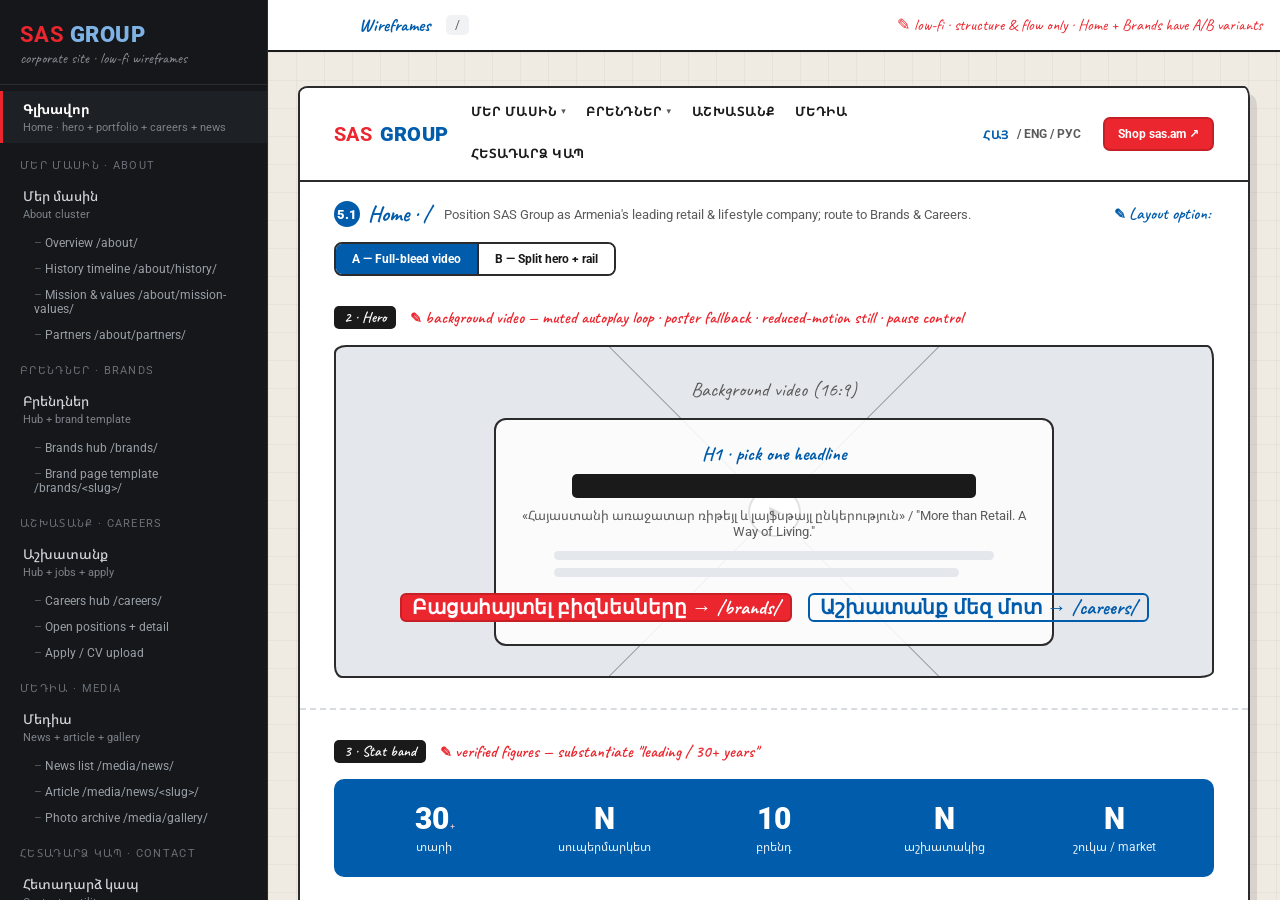
<file: SAS Group/SAS Group Wireframes.html>
<!DOCTYPE html>
<html lang="en">
<head>
<meta charset="UTF-8">
<meta name="viewport" content="width=device-width, initial-scale=1.0">
<title>SAS Group — Corporate Website Wireframes</title>
<link rel="preconnect" href="https://fonts.googleapis.com">
<style>
@import url('https://fonts.googleapis.com/css2?family=Caveat:wght@500;600;700&family=Roboto:wght@400;500;700;900&family=Noto+Sans+Armenian:wght@400;500;700&display=swap');
:root{
  --cobalt:#015CAB;--cobalt-dark:#014A8A;--red:#EB262E;--ink:#1A1A1A;
  --grey-600:#5A5A5A;--paper:#EFEBE3;
  --font-hand:"Caveat",cursive;--font-ui:"Roboto","Noto Sans Armenian",system-ui,sans-serif;
}
*{box-sizing:border-box;}
html,body{margin:0;height:100%;}
body{font-family:var(--font-ui);background:var(--ink);color:#fff;display:flex;overflow:hidden;}

/* sidebar */
.side{
  width:268px;flex:none;height:100vh;overflow-y:auto;
  background:#15171a;border-right:1px solid #2a2d32;padding:18px 0 40px;
}
.brand{padding:4px 20px 16px;display:flex;align-items:baseline;gap:3px;border-bottom:1px solid #2a2d32;margin-bottom:6px;}
.brand .lg{font-weight:900;font-size:22px;letter-spacing:.02em;}
.brand .lg b{color:var(--red);}
.brand .lg span{color:#7fb3e6;}
.brand small{display:block;font-family:var(--font-hand);font-size:15px;color:#8a8f97;margin-top:2px;}
.sub{padding:14px 20px 6px;font-size:11px;letter-spacing:.12em;text-transform:uppercase;color:#6a6f77;}
.navitem{
  display:block;padding:9px 20px;color:#cfd3d9;text-decoration:none;font-size:13.5px;font-weight:500;
  border-left:3px solid transparent;cursor:pointer;
}
.navitem:hover{background:#1d2024;color:#fff;}
.navitem.on{background:#1d2024;color:#fff;border-left-color:var(--red);font-weight:700;}
.navitem .hy{display:block;}
.navitem .en{font-size:11px;color:#7d828a;font-weight:400;}
.navchild{display:block;padding:6px 20px 6px 34px;color:#9aa0a8;text-decoration:none;font-size:12px;cursor:pointer;}
.navchild:hover{color:#fff;}
.navchild::before{content:"– ";color:#565b62;}

/* viewport */
.stage{flex:1;height:100vh;display:flex;flex-direction:column;background:var(--paper);}
.topbar{
  height:52px;flex:none;background:#fff;border-bottom:2px solid var(--ink);
  display:flex;align-items:center;gap:16px;padding:0 18px;
}
.topbar .title{font-weight:900;font-size:14px;}
.topbar .title span{font-family:var(--font-hand);color:var(--cobalt);font-weight:700;font-size:18px;}
.topbar .route{font-size:12px;color:var(--grey-600);font-family:var(--font-ui);background:#F1F2F4;padding:3px 9px;border-radius:5px;}
.topbar .spacer{flex:1;}
.topbar .hint{font-family:var(--font-hand);font-size:16px;color:var(--red);}
.topbar a.dl{font-size:12px;font-weight:700;color:var(--cobalt);text-decoration:none;border:2px solid var(--cobalt);padding:5px 11px;border-radius:6px;}
iframe{flex:1;width:100%;border:none;background:var(--paper);}
.side::-webkit-scrollbar{width:8px;}
.side::-webkit-scrollbar-thumb{background:#33373d;border-radius:8px;}
</style>
</head>
<body>
  <aside class="side">
    <div class="brand">
      <div>
        <div class="lg"><b>SAS</b><span> GROUP</span></div>
        <small>corporate site · low-fi wireframes</small>
      </div>
    </div>

    <a class="navitem on" data-src="wireframes/home.html" data-route="/">
      <span class="hy">Գլխավոր</span><span class="en">Home  ·  hero + portfolio + careers + news</span>
    </a>

    <div class="sub">ՄԵՐ ՄԱՍԻՆ · About</div>
    <a class="navitem" data-src="wireframes/about.html" data-route="/about/">
      <span class="hy">Մեր մասին</span><span class="en">About cluster</span>
    </a>
    <a class="navchild" data-src="wireframes/about.html#overview">Overview /about/</a>
    <a class="navchild" data-src="wireframes/about.html#history">History timeline /about/history/</a>
    <a class="navchild" data-src="wireframes/about.html#mission">Mission &amp; values /about/mission-values/</a>
    <a class="navchild" data-src="wireframes/about.html#partners">Partners /about/partners/</a>

    <div class="sub">ԲՐԵՆԴՆԵՐ · Brands</div>
    <a class="navitem" data-src="wireframes/brands.html" data-route="/brands/">
      <span class="hy">Բրենդներ</span><span class="en">Hub + brand template</span>
    </a>
    <a class="navchild" data-src="wireframes/brands.html#hub">Brands hub /brands/</a>
    <a class="navchild" data-src="wireframes/brands.html#detail">Brand page template /brands/&lt;slug&gt;/</a>

    <div class="sub">ԱՇԽԱՏԱՆՔ · Careers</div>
    <a class="navitem" data-src="wireframes/careers.html" data-route="/careers/">
      <span class="hy">Աշխատանք</span><span class="en">Hub + jobs + apply</span>
    </a>
    <a class="navchild" data-src="wireframes/careers.html#hub">Careers hub /careers/</a>
    <a class="navchild" data-src="wireframes/careers.html#jobs">Open positions + detail</a>
    <a class="navchild" data-src="wireframes/careers.html#apply">Apply / CV upload</a>

    <div class="sub">ՄԵԴԻԱ · Media</div>
    <a class="navitem" data-src="wireframes/media.html" data-route="/media/">
      <span class="hy">Մեդիա</span><span class="en">News + article + gallery</span>
    </a>
    <a class="navchild" data-src="wireframes/media.html#news">News list /media/news/</a>
    <a class="navchild" data-src="wireframes/media.html#article">Article /media/news/&lt;slug&gt;/</a>
    <a class="navchild" data-src="wireframes/media.html#gallery">Photo archive /media/gallery/</a>

    <div class="sub">ՀԵՏԱԴԱՐՁ ԿԱՊ · Contact</div>
    <a class="navitem" data-src="wireframes/contact.html" data-route="/contact/">
      <span class="hy">Հետադարձ կապ</span><span class="en">Contact + utility pages</span>
    </a>
    <a class="navchild" data-src="wireframes/contact.html#contact">Contact /contact/</a>
    <a class="navchild" data-src="wireframes/contact.html#utility">Privacy · Terms · 404</a>
  </aside>

  <main class="stage">
    <div class="topbar">
      <div class="title">SAS Group <span>Wireframes</span></div>
      <div class="route" id="route">/</div>
      <div class="spacer"></div>
      <div class="hint">✎ low-fi · structure &amp; flow only · Home + Brands have A/B variants</div>
    </div>
    <iframe id="view" src="wireframes/home.html" title="wireframe preview"></iframe>
  </main>

<script>
  const view=document.getElementById('view');
  const route=document.getElementById('route');
  function activate(el){
    document.querySelectorAll('.navitem').forEach(n=>n.classList.remove('on'));
    if(el.classList.contains('navitem')) el.classList.add('on');
    else { // child: light up its parent navitem
      let p=el.previousElementSibling;
      while(p && !p.classList.contains('navitem')) p=p.previousElementSibling;
      if(p) p.classList.add('on');
    }
  }
  document.querySelectorAll('[data-src]').forEach(el=>{
    el.addEventListener('click',()=>{
      view.src=el.getAttribute('data-src');
      if(el.dataset.route) route.textContent=el.dataset.route;
      activate(el);
    });
  });
</script>
</body>
</html>
</file>
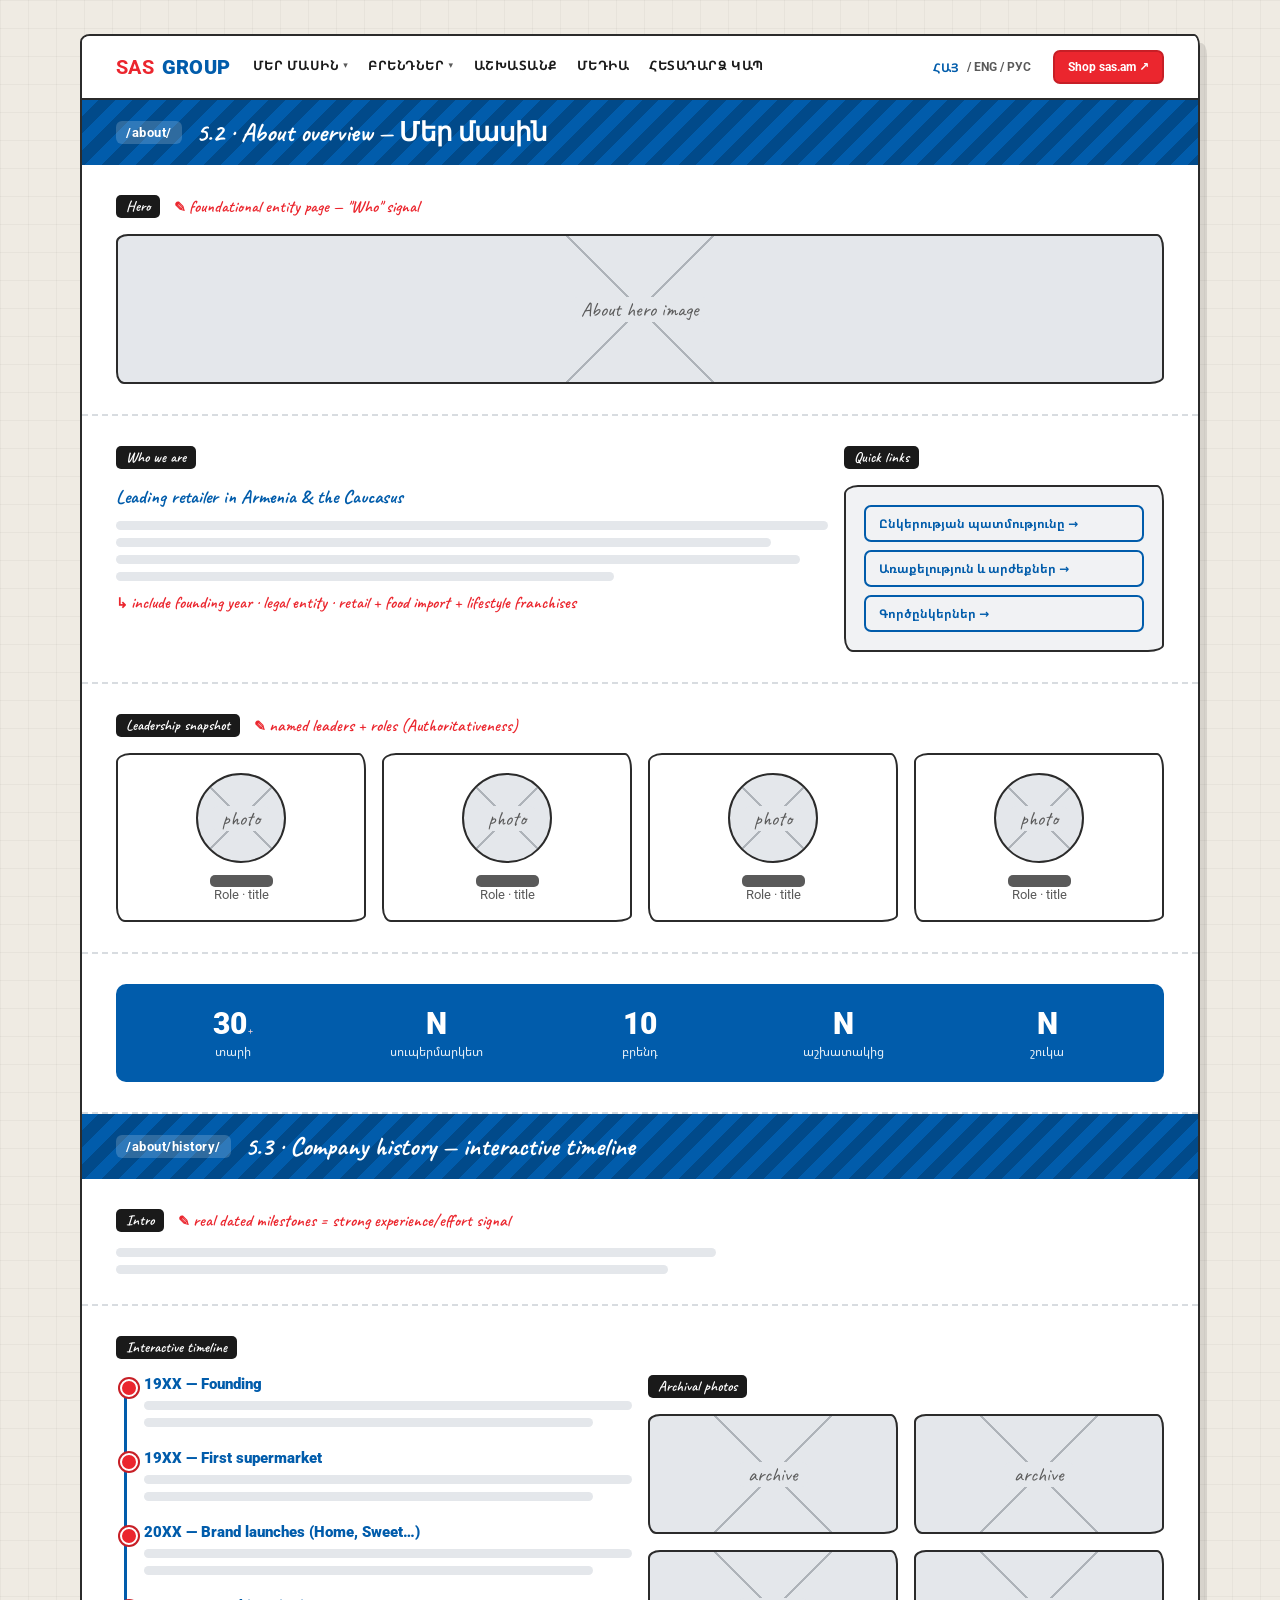
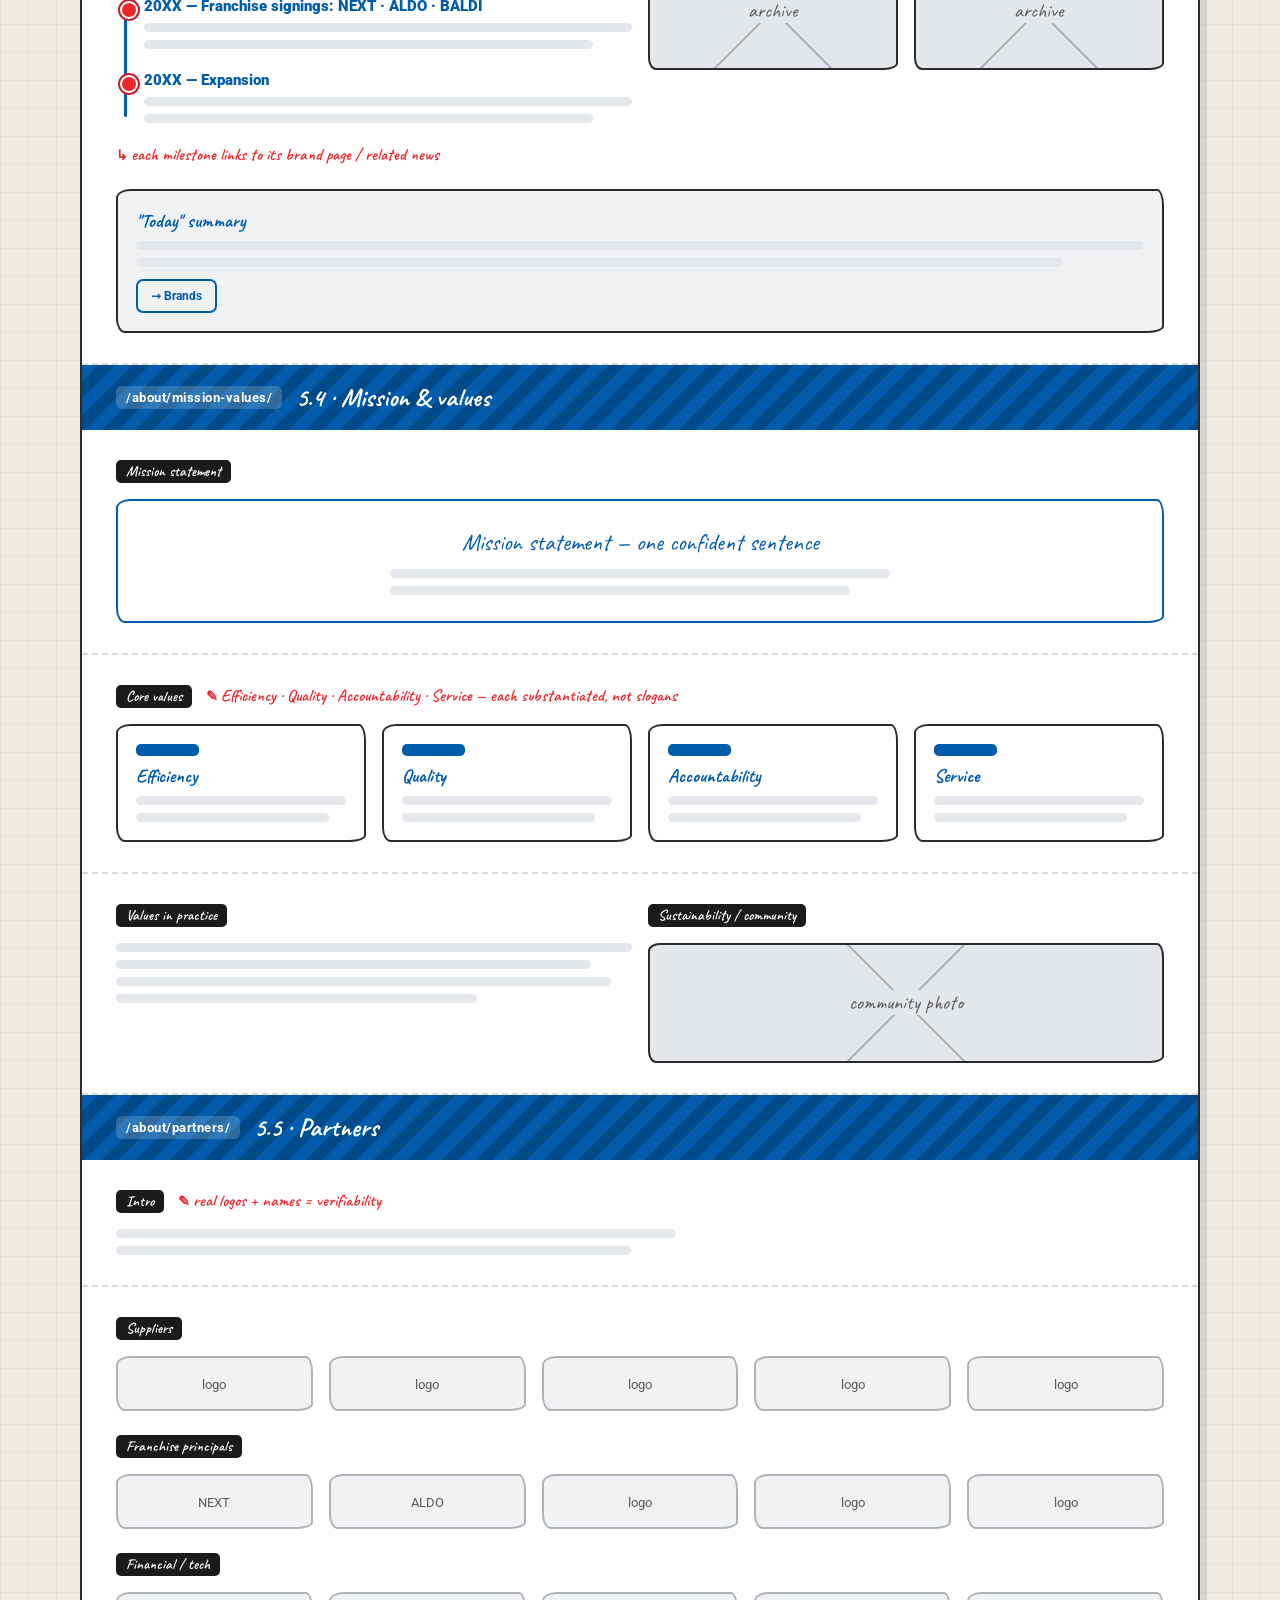
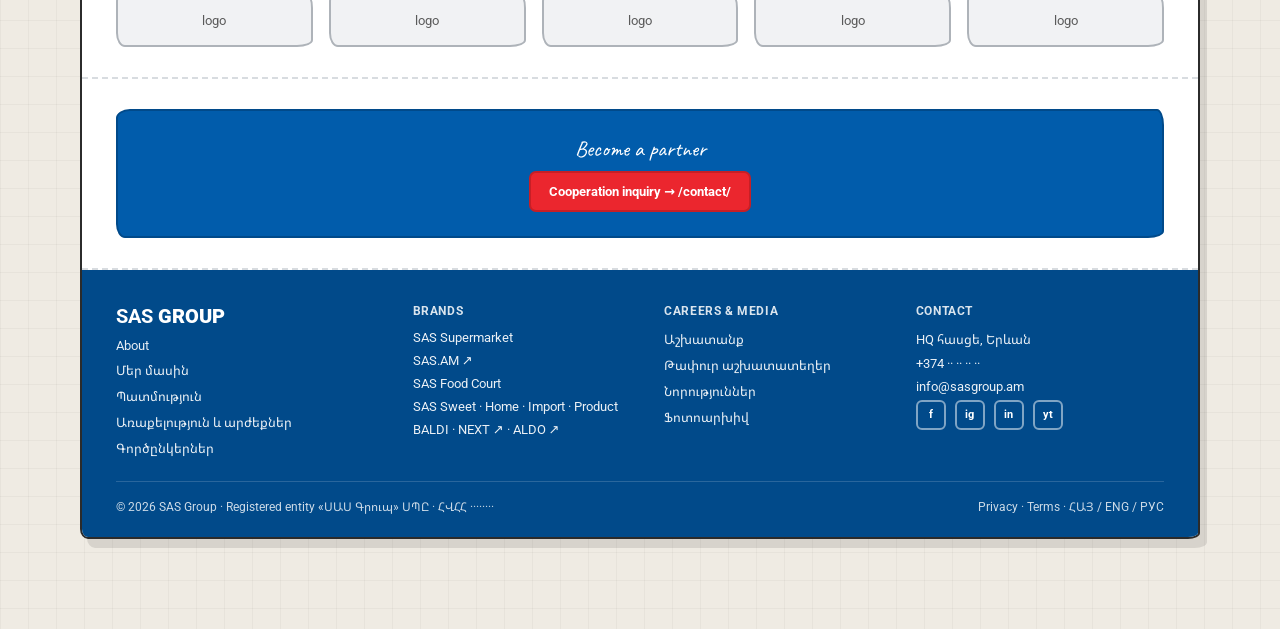
<file: SAS Group/wireframes/about.html>
<!DOCTYPE html>
<html lang="hy">
<head>
<meta charset="UTF-8">
<meta name="viewport" content="width=device-width, initial-scale=1.0">
<title>SAS Group — About wireframes</title>
<link rel="stylesheet" href="styles.css">
</head>
<body>
<div class="wf-canvas">
  <div class="sheet">
    <div id="wf-header"></div>

    <!-- ===== ABOUT OVERVIEW ===== -->
    <div class="page-divider" id="overview">
      <span class="route">/about/</span>
      <h2>5.2 · About overview — Մեր մասին</h2>
    </div>
    <div class="section">
      <div class="section-head"><span class="tag">Hero</span><span class="note">foundational entity page — "Who" signal</span></div>
      <div class="wimg" style="min-height:150px"><span>About hero image</span></div>
    </div>
    <div class="section">
      <div class="row wrap">
        <div class="col" style="min-width:300px">
          <div class="section-head"><span class="tag">Who we are</span></div>
          <div class="eyebrow">Leading retailer in Armenia &amp; the Caucasus</div>
          <div class="lines mt12"><i></i><i></i><i></i><i></i></div>
          <div class="note arrow mt12">include founding year · legal entity · retail + food import + lifestyle franchises</div>
        </div>
        <div class="col" style="min-width:240px;max-width:320px">
          <div class="section-head"><span class="tag">Quick links</span></div>
          <div class="wbox fill" style="display:flex;flex-direction:column;gap:8px">
            <span class="btn out sm">Ընկերության պատմությունը →</span>
            <span class="btn out sm">Առաքելություն և արժեքներ →</span>
            <span class="btn out sm">Գործընկերներ →</span>
          </div>
        </div>
      </div>
    </div>
    <div class="section">
      <div class="section-head"><span class="tag">Leadership snapshot</span><span class="note">named leaders + roles (Authoritativeness)</span></div>
      <div class="grid g4">
        <div class="wbox center"><div class="wimg" style="min-height:90px;border-radius:50%;width:90px;margin:auto"><span>photo</span></div><div class="hbar sm mt12" style="margin-inline:auto"></div><div class="muted">Role · title</div></div>
        <div class="wbox center"><div class="wimg" style="min-height:90px;border-radius:50%;width:90px;margin:auto"><span>photo</span></div><div class="hbar sm mt12" style="margin-inline:auto"></div><div class="muted">Role · title</div></div>
        <div class="wbox center"><div class="wimg" style="min-height:90px;border-radius:50%;width:90px;margin:auto"><span>photo</span></div><div class="hbar sm mt12" style="margin-inline:auto"></div><div class="muted">Role · title</div></div>
        <div class="wbox center"><div class="wimg" style="min-height:90px;border-radius:50%;width:90px;margin:auto"><span>photo</span></div><div class="hbar sm mt12" style="margin-inline:auto"></div><div class="muted">Role · title</div></div>
      </div>
    </div>
    <div class="section">
      <div class="statband">
        <div class="stat"><b>30<span class="q">+</span></b><span>տարի</span></div>
        <div class="stat"><b>N</b><span>սուպերմարկետ</span></div>
        <div class="stat"><b>10</b><span>բրենդ</span></div>
        <div class="stat"><b>N</b><span>աշխատակից</span></div>
        <div class="stat"><b>N</b><span>շուկա</span></div>
      </div>
    </div>

    <!-- ===== HISTORY ===== -->
    <div class="page-divider" id="history">
      <span class="route">/about/history/</span>
      <h2>5.3 · Company history — interactive timeline</h2>
    </div>
    <div class="section">
      <div class="section-head"><span class="tag">Intro</span><span class="note">real dated milestones = strong experience/effort signal</span></div>
      <div class="lines short" style="max-width:600px"><i></i><i></i></div>
    </div>
    <div class="section">
      <div class="section-head"><span class="tag">Interactive timeline</span></div>
      <div class="row wrap">
        <div class="col" style="min-width:280px">
          <div class="timeline">
            <div class="tl-item"><div class="tl-year">19XX — Founding</div><div class="lines short mt8"><i></i><i></i></div></div>
            <div class="tl-item"><div class="tl-year">19XX — First supermarket</div><div class="lines short mt8"><i></i><i></i></div></div>
            <div class="tl-item"><div class="tl-year">20XX — Brand launches (Home, Sweet…)</div><div class="lines short mt8"><i></i><i></i></div></div>
            <div class="tl-item"><div class="tl-year">20XX — Franchise signings: NEXT · ALDO · BALDI</div><div class="lines short mt8"><i></i><i></i></div></div>
            <div class="tl-item"><div class="tl-year">20XX — Expansion</div><div class="lines short mt8"><i></i><i></i></div></div>
          </div>
          <div class="note arrow">each milestone links to its brand page / related news</div>
        </div>
        <div class="col" style="min-width:240px">
          <div class="section-head"><span class="tag">Archival photos</span></div>
          <div class="grid g2">
            <div class="wimg"><span>archive</span></div><div class="wimg"><span>archive</span></div>
            <div class="wimg"><span>archive</span></div><div class="wimg"><span>archive</span></div>
          </div>
        </div>
      </div>
      <div class="wbox fill mt24"><div class="eyebrow">"Today" summary</div><div class="lines short mt8"><i></i><i></i></div><div class="mt12"><span class="btn out sm">→ Brands</span></div></div>
    </div>

    <!-- ===== MISSION & VALUES ===== -->
    <div class="page-divider" id="mission">
      <span class="route">/about/mission-values/</span>
      <h2>5.4 · Mission &amp; values</h2>
    </div>
    <div class="section">
      <div class="section-head"><span class="tag">Mission statement</span></div>
      <div class="wbox" style="border-color:var(--cobalt);text-align:center;padding:26px">
        <div style="font-family:var(--font-hand);font-size:24px;color:var(--cobalt)">Mission statement — one confident sentence</div>
        <div class="lines short mt12" style="max-width:500px;margin-inline:auto"><i></i><i></i></div>
      </div>
    </div>
    <div class="section">
      <div class="section-head"><span class="tag">Core values</span><span class="note">Efficiency · Quality · Accountability · Service — each substantiated, not slogans</span></div>
      <div class="grid g4">
        <div class="wbox"><div class="hbar cobalt sm"></div><div class="eyebrow mt8">Efficiency</div><div class="lines short mt8"><i></i><i></i></div></div>
        <div class="wbox"><div class="hbar cobalt sm"></div><div class="eyebrow mt8">Quality</div><div class="lines short mt8"><i></i><i></i></div></div>
        <div class="wbox"><div class="hbar cobalt sm"></div><div class="eyebrow mt8">Accountability</div><div class="lines short mt8"><i></i><i></i></div></div>
        <div class="wbox"><div class="hbar cobalt sm"></div><div class="eyebrow mt8">Service</div><div class="lines short mt8"><i></i><i></i></div></div>
      </div>
    </div>
    <div class="section">
      <div class="row wrap">
        <div class="col" style="min-width:280px"><div class="section-head"><span class="tag">Values in practice</span></div><div class="lines"><i></i><i></i><i></i><i></i></div></div>
        <div class="col" style="min-width:280px"><div class="section-head"><span class="tag">Sustainability / community</span></div><div class="wimg" style="min-height:120px"><span>community photo</span></div></div>
      </div>
    </div>

    <!-- ===== PARTNERS ===== -->
    <div class="page-divider" id="partners">
      <span class="route">/about/partners/</span>
      <h2>5.5 · Partners</h2>
    </div>
    <div class="section">
      <div class="section-head"><span class="tag">Intro</span><span class="note">real logos + names = verifiability</span></div>
      <div class="lines short" style="max-width:560px"><i></i><i></i></div>
    </div>
    <div class="section">
      <div class="section-head"><span class="tag">Suppliers</span></div>
      <div class="grid g5">
        <div class="wbox soft fill center" style="padding:16px"><span class="muted">logo</span></div>
        <div class="wbox soft fill center" style="padding:16px"><span class="muted">logo</span></div>
        <div class="wbox soft fill center" style="padding:16px"><span class="muted">logo</span></div>
        <div class="wbox soft fill center" style="padding:16px"><span class="muted">logo</span></div>
        <div class="wbox soft fill center" style="padding:16px"><span class="muted">logo</span></div>
      </div>
      <div class="section-head mt24"><span class="tag">Franchise principals</span></div>
      <div class="grid g5">
        <div class="wbox soft fill center" style="padding:16px"><span class="muted">NEXT</span></div>
        <div class="wbox soft fill center" style="padding:16px"><span class="muted">ALDO</span></div>
        <div class="wbox soft fill center" style="padding:16px"><span class="muted">logo</span></div>
        <div class="wbox soft fill center" style="padding:16px"><span class="muted">logo</span></div>
        <div class="wbox soft fill center" style="padding:16px"><span class="muted">logo</span></div>
      </div>
      <div class="section-head mt24"><span class="tag">Financial / tech</span></div>
      <div class="grid g5">
        <div class="wbox soft fill center" style="padding:16px"><span class="muted">logo</span></div>
        <div class="wbox soft fill center" style="padding:16px"><span class="muted">logo</span></div>
        <div class="wbox soft fill center" style="padding:16px"><span class="muted">logo</span></div>
        <div class="wbox soft fill center" style="padding:16px"><span class="muted">logo</span></div>
        <div class="wbox soft fill center" style="padding:16px"><span class="muted">logo</span></div>
      </div>
    </div>
    <div class="section">
      <div class="wbox" style="background:var(--cobalt);border-color:var(--cobalt-dark);color:#fff;text-align:center;padding:24px">
        <div style="font-family:var(--font-hand);font-size:22px">Become a partner</div>
        <div class="mt8"><span class="btn red">Cooperation inquiry → /contact/</span></div>
      </div>
    </div>

    <div id="wf-footer"></div>
  </div>
</div>
<script src="chrome.js"></script>
</body>
</html>
</file>
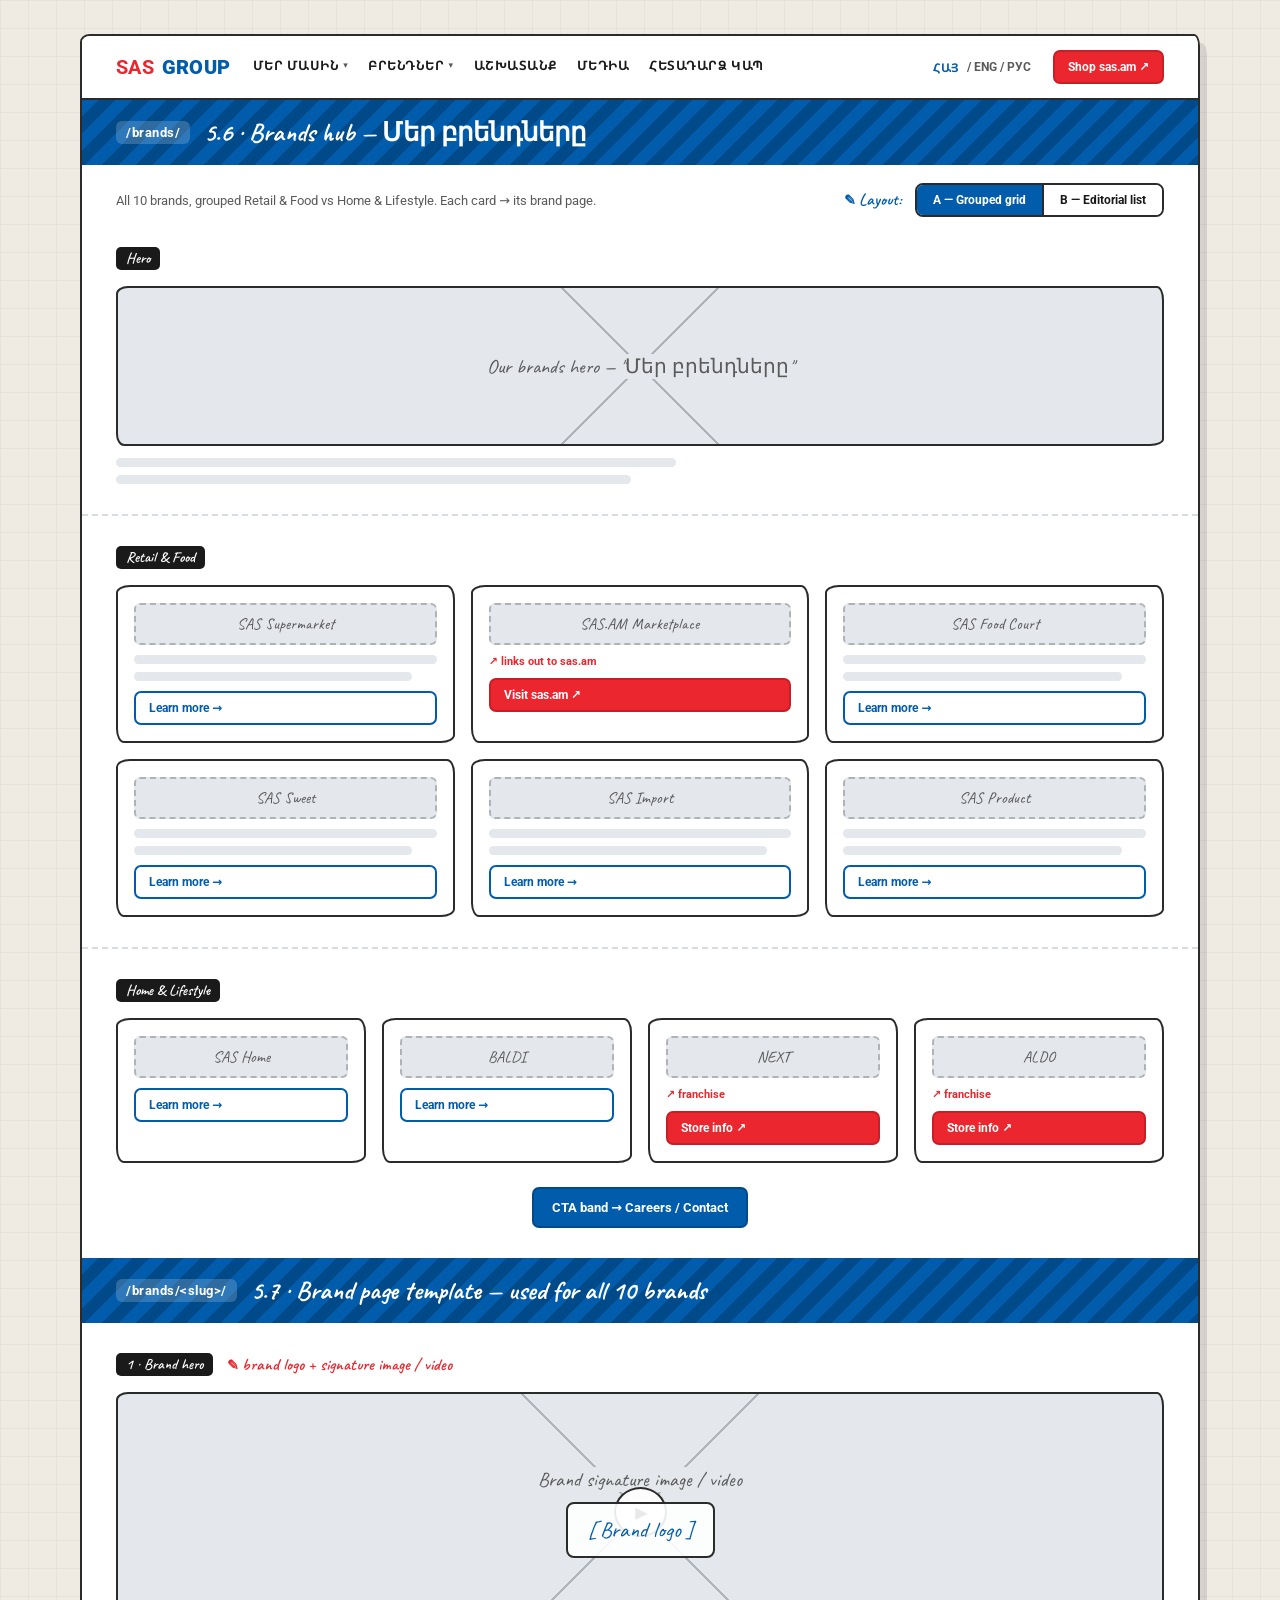
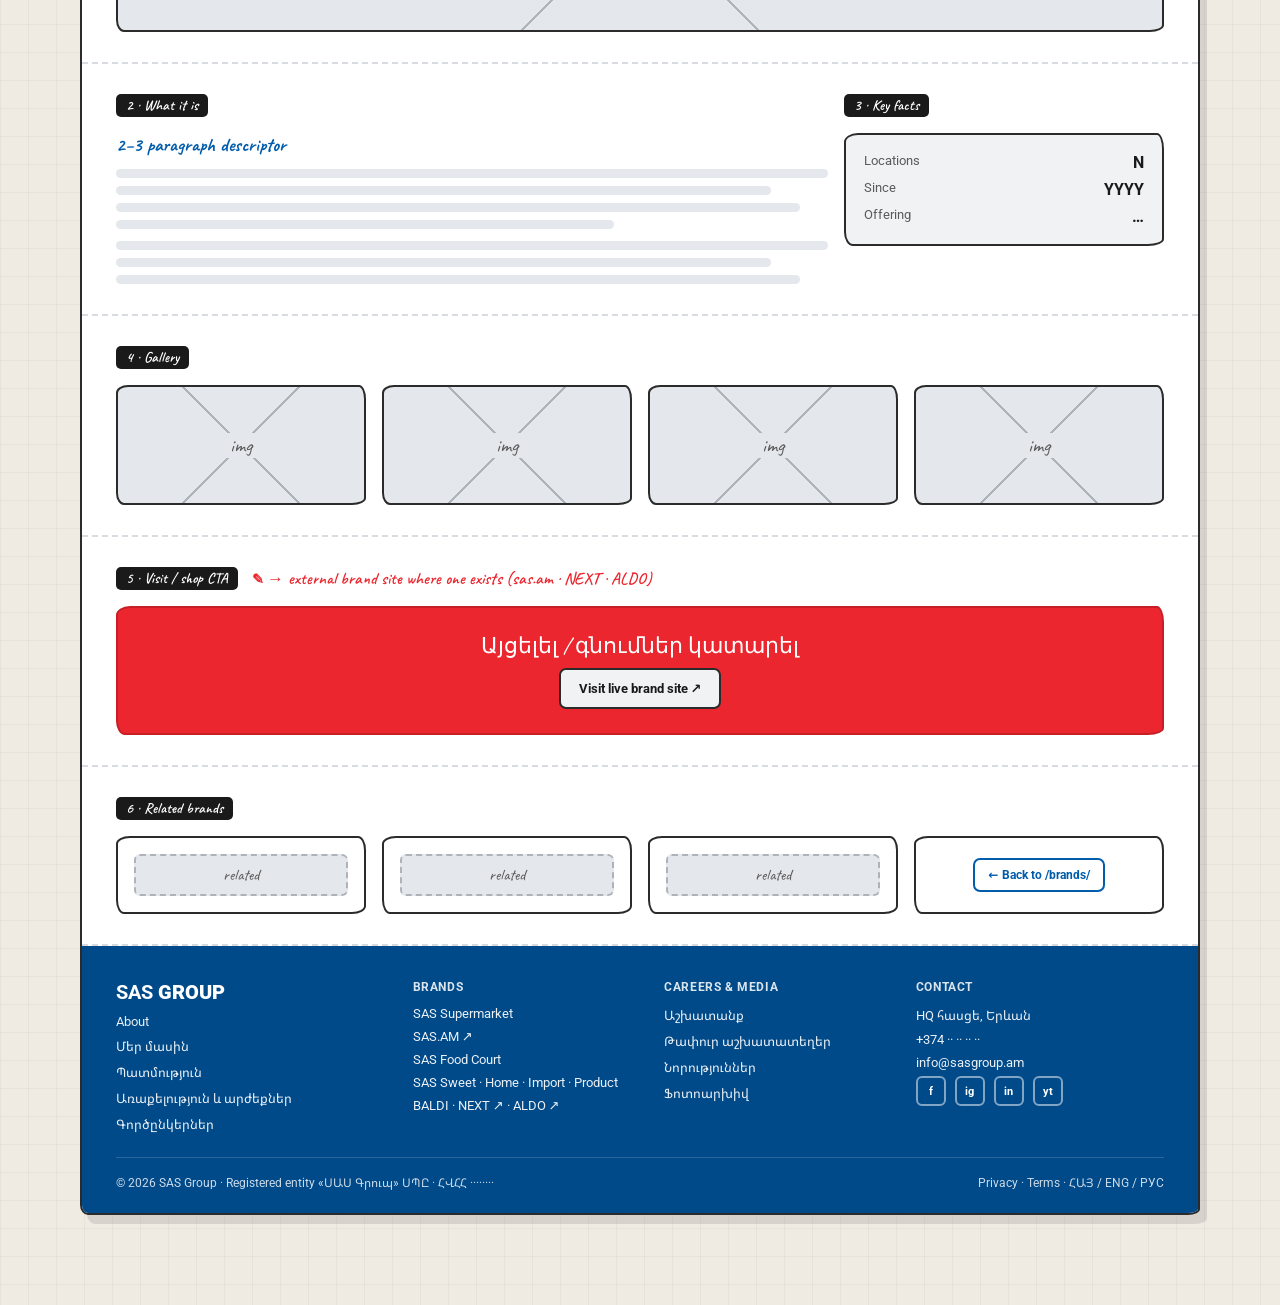
<file: SAS Group/wireframes/brands.html>
<!DOCTYPE html>
<html lang="hy">
<head>
<meta charset="UTF-8">
<meta name="viewport" content="width=device-width, initial-scale=1.0">
<title>SAS Group — Brands wireframe</title>
<link rel="stylesheet" href="styles.css">
</head>
<body>
<div class="wf-canvas">
  <div class="sheet">
    <div id="wf-header"></div>

    <!-- =================== BRANDS HUB =================== -->
    <div class="page-divider" id="hub">
      <span class="route">/brands/</span>
      <h2>5.6 · Brands hub — Մեր բրենդները</h2>
    </div>

    <div style="display:flex;align-items:center;gap:14px;padding:18px 34px 0;flex-wrap:wrap">
      <span class="muted">All 10 brands, grouped Retail &amp; Food vs Home &amp; Lifestyle. Each card → its brand page.</span>
      <div class="spacer" style="flex:1"></div>
      <span class="note blue">Layout:</span>
      <div class="vartoggle" data-group="hub">
        <button class="on" data-v="a">A — Grouped grid</button>
        <button data-v="b">B — Editorial list</button>
      </div>
    </div>

    <!-- HUB VARIANT A -->
    <div data-variant="a" data-group="hub" class="show">
      <div class="section">
        <div class="section-head"><span class="tag">Hero</span></div>
        <div class="wimg" style="min-height:160px"><span>Our brands hero — "Մեր բրենդները"</span></div>
        <div class="lines short mt12" style="max-width:560px"><i></i><i></i></div>
      </div>
      <div class="section">
        <div class="section-head"><span class="tag">Retail &amp; Food</span></div>
        <div class="grid g3">
          <div class="brandcard"><div class="logo">SAS Supermarket</div><div class="lines short"><i></i><i></i></div><span class="btn out sm">Learn more →</span></div>
          <div class="brandcard"><div class="logo">SAS.AM Marketplace</div><div class="ext">↗ links out to sas.am</div><span class="btn red sm">Visit sas.am ↗</span></div>
          <div class="brandcard"><div class="logo">SAS Food Court</div><div class="lines short"><i></i><i></i></div><span class="btn out sm">Learn more →</span></div>
          <div class="brandcard"><div class="logo">SAS Sweet</div><div class="lines short"><i></i><i></i></div><span class="btn out sm">Learn more →</span></div>
          <div class="brandcard"><div class="logo">SAS Import</div><div class="lines short"><i></i><i></i></div><span class="btn out sm">Learn more →</span></div>
          <div class="brandcard"><div class="logo">SAS Product</div><div class="lines short"><i></i><i></i></div><span class="btn out sm">Learn more →</span></div>
        </div>
      </div>
      <div class="section">
        <div class="section-head"><span class="tag">Home &amp; Lifestyle</span></div>
        <div class="grid g4">
          <div class="brandcard"><div class="logo">SAS Home</div><span class="btn out sm">Learn more →</span></div>
          <div class="brandcard"><div class="logo">BALDI</div><span class="btn out sm">Learn more →</span></div>
          <div class="brandcard"><div class="logo">NEXT</div><div class="ext">↗ franchise</div><span class="btn red sm">Store info ↗</span></div>
          <div class="brandcard"><div class="logo">ALDO</div><div class="ext">↗ franchise</div><span class="btn red sm">Store info ↗</span></div>
        </div>
        <div class="center mt24"><span class="btn cobalt">CTA band → Careers / Contact</span></div>
      </div>
    </div>

    <!-- HUB VARIANT B -->
    <div data-variant="b" data-group="hub">
      <div class="section">
        <div class="section-head"><span class="tag">Editorial list — one row per brand</span><span class="note">image + descriptor + facts, alternating sides</span></div>
        <div style="display:flex;flex-direction:column;gap:16px">
          <div class="row wrap" style="align-items:center">
            <div class="col" style="min-width:220px"><div class="wimg" style="min-height:120px"><span>brand img</span></div></div>
            <div class="col" style="min-width:240px"><div class="hbar"></div><div class="lines short mt8"><i></i><i></i></div><div class="mt8"><span class="btn out sm">SAS Supermarket →</span></div></div>
          </div>
          <div class="row wrap" style="align-items:center;flex-direction:row-reverse">
            <div class="col" style="min-width:220px"><div class="wimg" style="min-height:120px"><span>brand img</span></div></div>
            <div class="col" style="min-width:240px"><div class="hbar"></div><div class="lines short mt8"><i></i><i></i></div><div class="mt8"><span class="btn red sm">SAS.AM Marketplace ↗</span></div></div>
          </div>
          <div class="row wrap" style="align-items:center">
            <div class="col" style="min-width:220px"><div class="wimg" style="min-height:120px"><span>brand img</span></div></div>
            <div class="col" style="min-width:240px"><div class="hbar"></div><div class="lines short mt8"><i></i><i></i></div><div class="mt8"><span class="btn out sm">BALDI · NEXT ↗ · ALDO ↗ …</span></div></div>
          </div>
        </div>
        <div class="note arrow mt16">…repeats for all 10 brands · groups shown as section headers between rows</div>
      </div>
    </div>

    <!-- =================== BRAND PAGE TEMPLATE =================== -->
    <div class="page-divider" id="detail">
      <span class="route">/brands/&lt;slug&gt;/</span>
      <h2>5.7 · Brand page template — used for all 10 brands</h2>
    </div>

    <div class="section">
      <div class="section-head"><span class="tag">1 · Brand hero</span><span class="note">brand logo + signature image / video</span></div>
      <div class="wimg video" style="min-height:240px;flex-direction:column;gap:10px">
        <span>Brand signature image / video</span>
        <div style="position:relative;z-index:3;background:rgba(255,255,255,.9);border:2.5px solid var(--wire);border-radius:8px;padding:12px 20px;font-family:var(--font-hand);font-size:22px;color:var(--cobalt)">[ Brand logo ]</div>
      </div>
    </div>

    <div class="section">
      <div class="row wrap">
        <div class="col" style="min-width:300px">
          <div class="section-head"><span class="tag">2 · What it is</span></div>
          <div class="eyebrow">2–3 paragraph descriptor</div>
          <div class="lines mt12"><i></i><i></i><i></i><i></i></div>
          <div class="lines mt12"><i></i><i></i><i></i></div>
        </div>
        <div class="col" style="min-width:240px;max-width:320px">
          <div class="section-head"><span class="tag">3 · Key facts</span></div>
          <div class="wbox fill">
            <div class="row" style="justify-content:space-between"><span class="muted">Locations</span><b>N</b></div>
            <div class="row mt8" style="justify-content:space-between"><span class="muted">Since</span><b>YYYY</b></div>
            <div class="row mt8" style="justify-content:space-between"><span class="muted">Offering</span><b>…</b></div>
          </div>
        </div>
      </div>
    </div>

    <div class="section">
      <div class="section-head"><span class="tag">4 · Gallery</span></div>
      <div class="grid g4">
        <div class="wimg"><span>img</span></div><div class="wimg"><span>img</span></div>
        <div class="wimg"><span>img</span></div><div class="wimg"><span>img</span></div>
      </div>
    </div>

    <div class="section">
      <div class="section-head"><span class="tag">5 · Visit / shop CTA</span><span class="note">→ external brand site where one exists (sas.am · NEXT · ALDO)</span></div>
      <div class="wbox" style="background:var(--red);border-color:var(--red-dark);color:#fff;text-align:center;padding:24px">
        <div style="font-family:var(--font-hand);font-size:22px">Այցելել / գնումներ կատարել</div>
        <div class="mt8"><span class="btn ghost">Visit live brand site ↗</span></div>
      </div>
    </div>

    <div class="section">
      <div class="section-head"><span class="tag">6 · Related brands</span></div>
      <div class="grid g4">
        <div class="brandcard"><div class="logo">related</div></div>
        <div class="brandcard"><div class="logo">related</div></div>
        <div class="brandcard"><div class="logo">related</div></div>
        <div class="brandcard center" style="justify-content:center;align-items:center"><span class="btn out sm">← Back to /brands/</span></div>
      </div>
    </div>

    <div id="wf-footer"></div>
  </div>
</div>
<script src="chrome.js"></script>
</body>
</html>
</file>
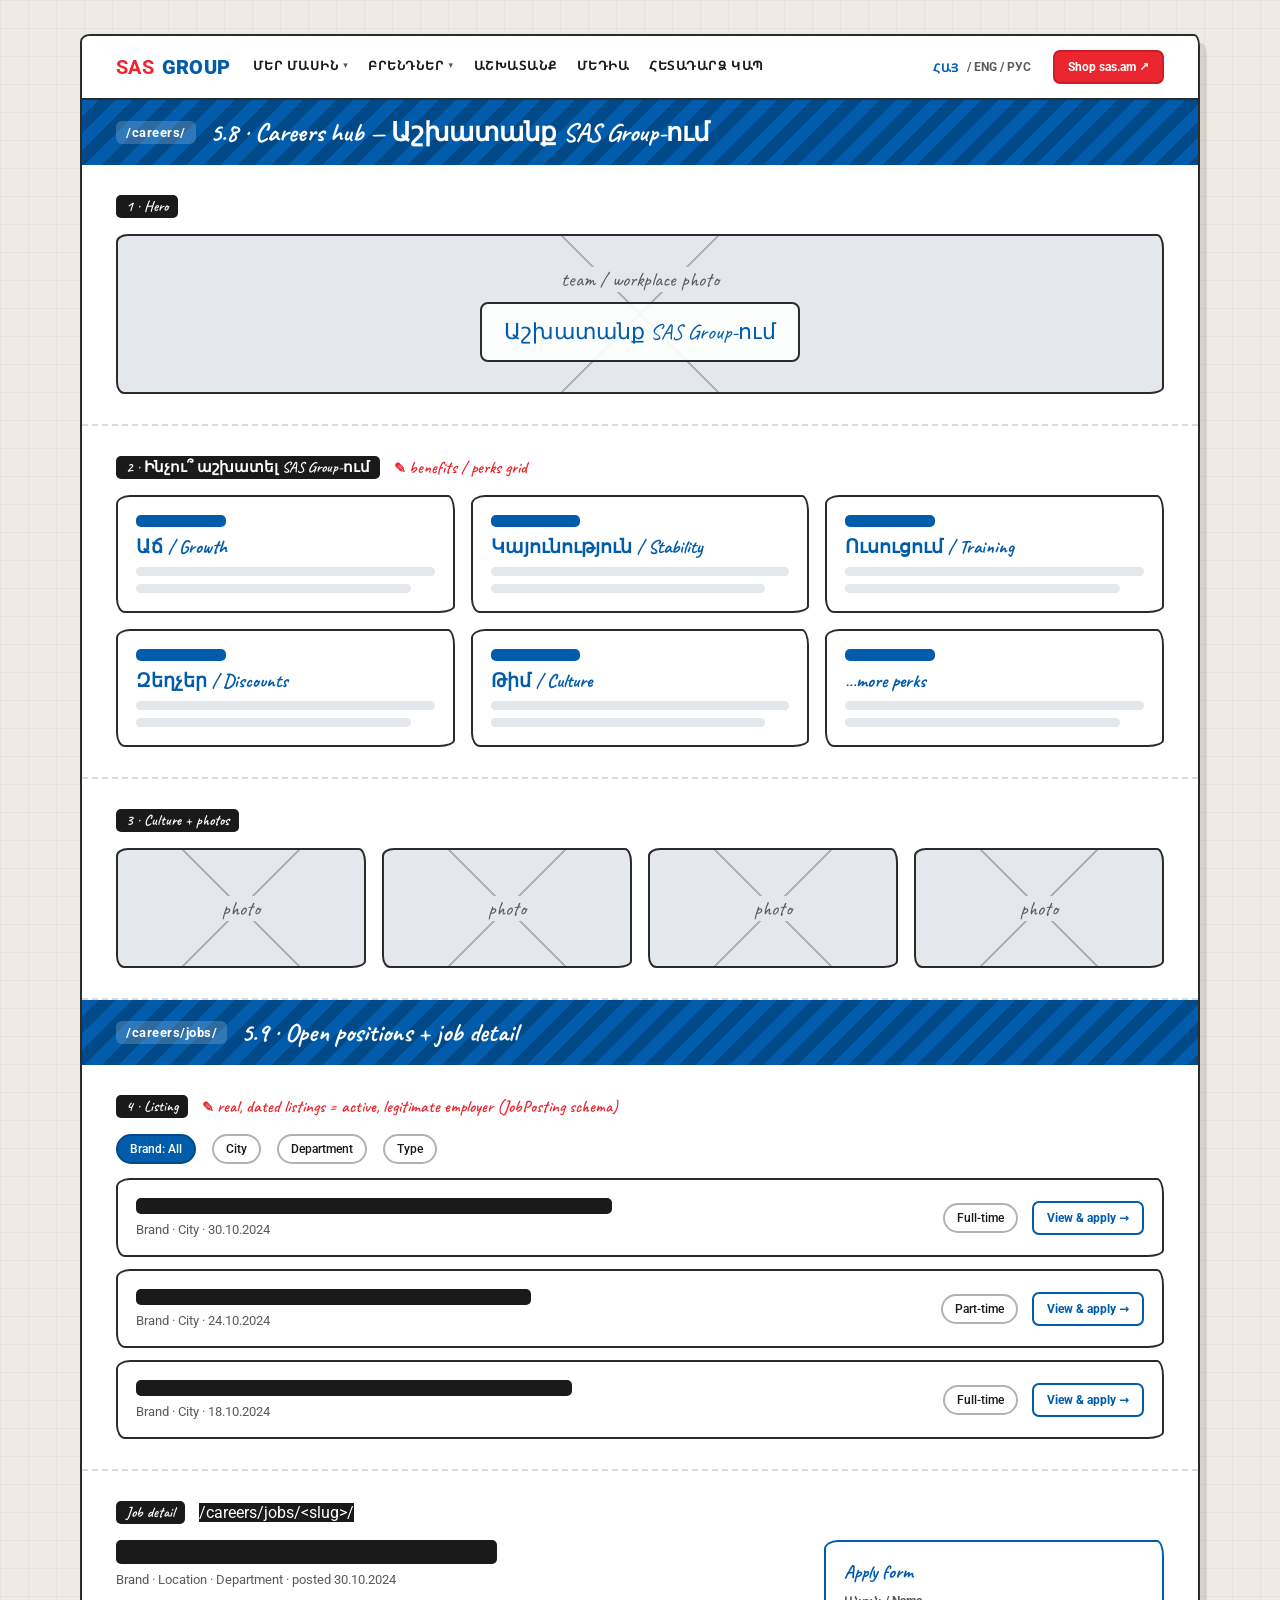
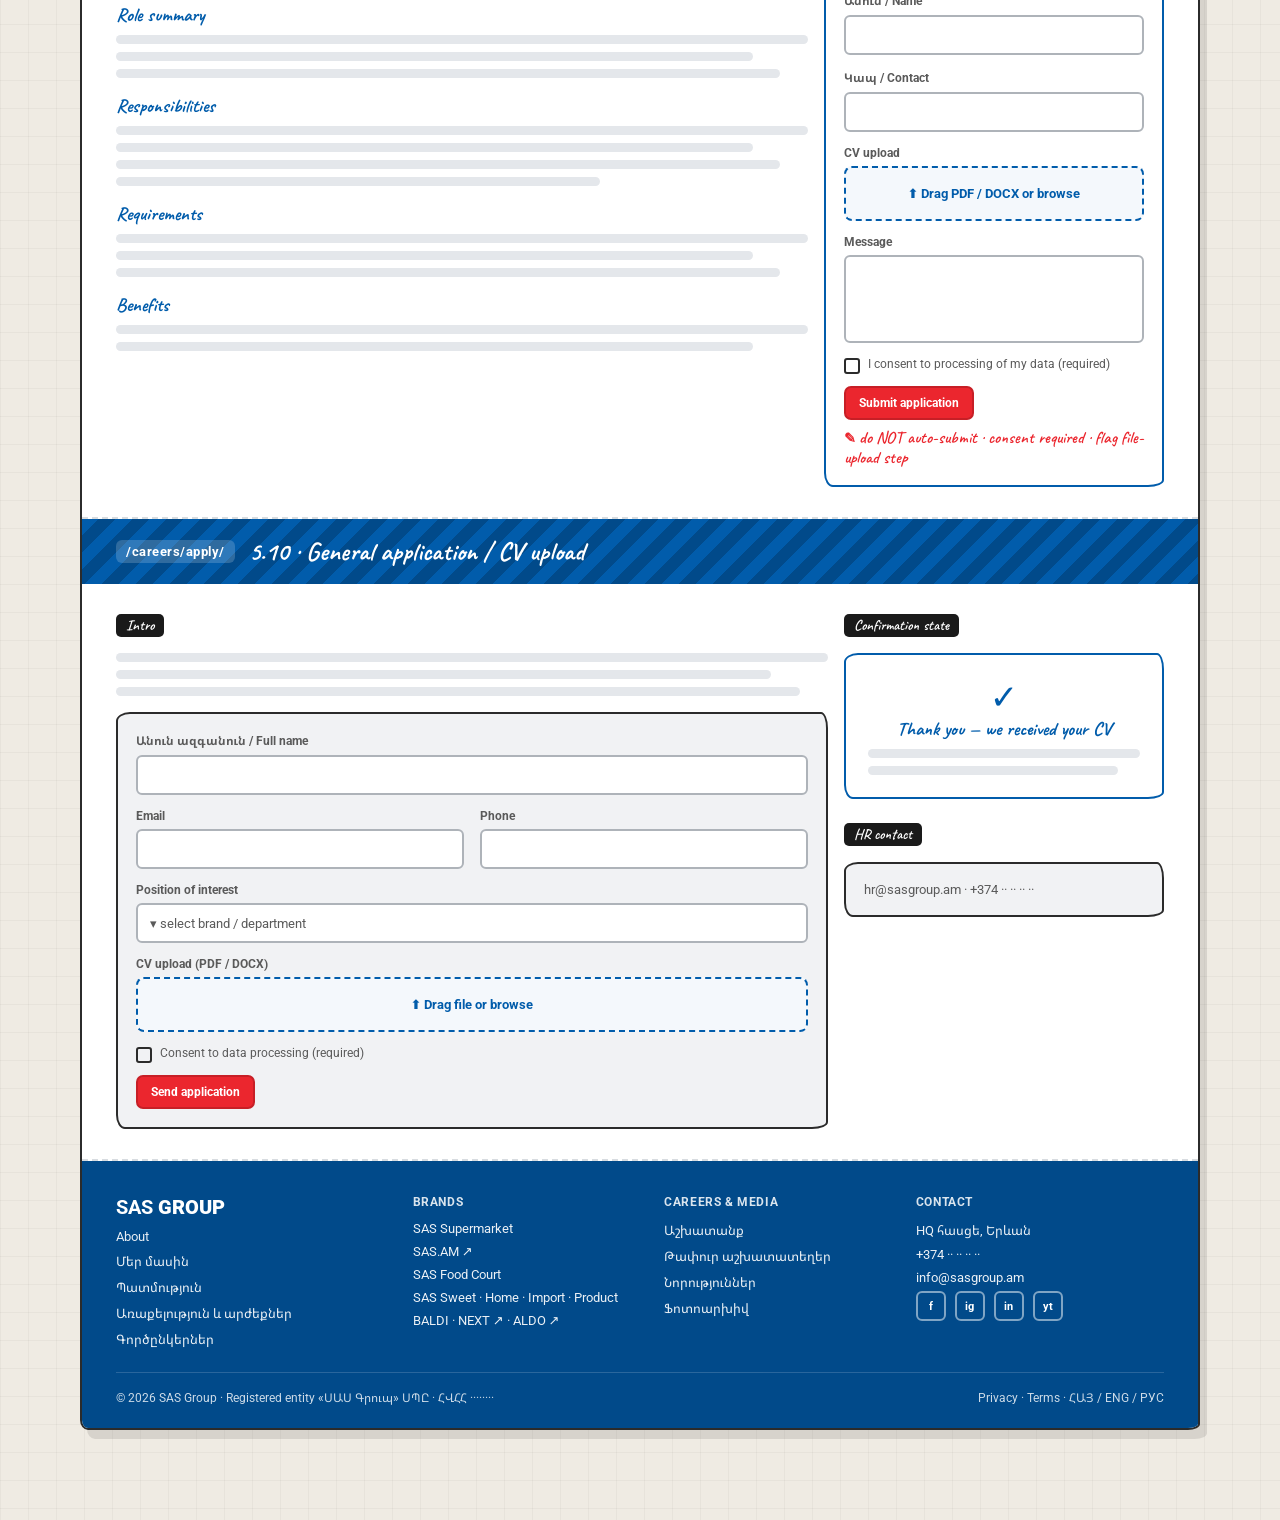
<file: SAS Group/wireframes/careers.html>
<!DOCTYPE html>
<html lang="hy">
<head>
<meta charset="UTF-8">
<meta name="viewport" content="width=device-width, initial-scale=1.0">
<title>SAS Group — Careers wireframes</title>
<link rel="stylesheet" href="styles.css">
</head>
<body>
<div class="wf-canvas">
  <div class="sheet">
    <div id="wf-header"></div>

    <!-- ===== CAREERS HUB ===== -->
    <div class="page-divider" id="hub">
      <span class="route">/careers/</span>
      <h2>5.8 · Careers hub — Աշխատանք SAS Group-ում</h2>
    </div>
    <div class="section">
      <div class="section-head"><span class="tag">1 · Hero</span></div>
      <div class="wimg" style="min-height:160px;flex-direction:column;gap:10px">
        <span>team / workplace photo</span>
        <div style="position:relative;z-index:3;background:rgba(255,255,255,.9);border:2.5px solid var(--wire);border-radius:8px;padding:14px 22px;font-family:var(--font-hand);font-size:22px;color:var(--cobalt)">Աշխատանք SAS Group-ում</div>
      </div>
    </div>
    <div class="section">
      <div class="section-head"><span class="tag">2 · Ինչու՞ աշխատել SAS Group-ում</span><span class="note">benefits / perks grid</span></div>
      <div class="grid g3">
        <div class="wbox"><div class="hbar cobalt sm"></div><div class="eyebrow mt8">Աճ / Growth</div><div class="lines short mt8"><i></i><i></i></div></div>
        <div class="wbox"><div class="hbar cobalt sm"></div><div class="eyebrow mt8">Կայունություն / Stability</div><div class="lines short mt8"><i></i><i></i></div></div>
        <div class="wbox"><div class="hbar cobalt sm"></div><div class="eyebrow mt8">Ուսուցում / Training</div><div class="lines short mt8"><i></i><i></i></div></div>
        <div class="wbox"><div class="hbar cobalt sm"></div><div class="eyebrow mt8">Զեղչեր / Discounts</div><div class="lines short mt8"><i></i><i></i></div></div>
        <div class="wbox"><div class="hbar cobalt sm"></div><div class="eyebrow mt8">Թիմ / Culture</div><div class="lines short mt8"><i></i><i></i></div></div>
        <div class="wbox"><div class="hbar cobalt sm"></div><div class="eyebrow mt8">…more perks</div><div class="lines short mt8"><i></i><i></i></div></div>
      </div>
    </div>
    <div class="section">
      <div class="section-head"><span class="tag">3 · Culture + photos</span></div>
      <div class="grid g4">
        <div class="wimg"><span>photo</span></div><div class="wimg"><span>photo</span></div>
        <div class="wimg"><span>photo</span></div><div class="wimg"><span>photo</span></div>
      </div>
    </div>

    <!-- ===== OPEN POSITIONS ===== -->
    <div class="page-divider" id="jobs">
      <span class="route">/careers/jobs/</span>
      <h2>5.9 · Open positions + job detail</h2>
    </div>
    <div class="section">
      <div class="section-head"><span class="tag">4 · Listing</span><span class="note">real, dated listings = active, legitimate employer (JobPosting schema)</span></div>
      <div class="row wrap" style="margin-bottom:14px">
        <span class="chip on">Brand: All</span>
        <span class="chip">City</span>
        <span class="chip">Department</span>
        <span class="chip">Type</span>
      </div>
      <div style="display:flex;flex-direction:column;gap:12px">
        <div class="wbox row wrap" style="align-items:center;gap:14px">
          <div class="col" style="min-width:200px"><div class="hbar" style="width:60%"></div><div class="muted mt8">Brand · City · 30.10.2024</div></div>
          <span class="chip">Full-time</span>
          <span class="btn out sm">View &amp; apply →</span>
        </div>
        <div class="wbox row wrap" style="align-items:center;gap:14px">
          <div class="col" style="min-width:200px"><div class="hbar" style="width:50%"></div><div class="muted mt8">Brand · City · 24.10.2024</div></div>
          <span class="chip">Part-time</span>
          <span class="btn out sm">View &amp; apply →</span>
        </div>
        <div class="wbox row wrap" style="align-items:center;gap:14px">
          <div class="col" style="min-width:200px"><div class="hbar" style="width:55%"></div><div class="muted mt8">Brand · City · 18.10.2024</div></div>
          <span class="chip">Full-time</span>
          <span class="btn out sm">View &amp; apply →</span>
        </div>
      </div>
    </div>

    <div class="section">
      <div class="section-head"><span class="tag">Job detail</span><span class="route" style="background:var(--ink);color:#fff">/careers/jobs/&lt;slug&gt;/</span></div>
      <div class="row wrap">
        <div class="col" style="min-width:300px">
          <div class="hbar lg"></div>
          <div class="muted mt8">Brand · Location · Department · posted 30.10.2024</div>
          <div class="eyebrow mt16">Role summary</div>
          <div class="lines mt8"><i></i><i></i><i></i></div>
          <div class="eyebrow mt16">Responsibilities</div>
          <div class="lines mt8"><i></i><i></i><i></i><i></i></div>
          <div class="eyebrow mt16">Requirements</div>
          <div class="lines mt8"><i></i><i></i><i></i></div>
          <div class="eyebrow mt16">Benefits</div>
          <div class="lines short mt8"><i></i><i></i></div>
        </div>
        <div class="col" style="min-width:260px;max-width:340px">
          <div class="wbox" style="border-color:var(--cobalt)">
            <div class="eyebrow">Apply form</div>
            <div class="field mt8"><label>Անուն / Name</label><div class="input"></div></div>
            <div class="field"><label>Կապ / Contact</label><div class="input"></div></div>
            <div class="field"><label>CV upload</label><div class="upload">⬆ Drag PDF / DOCX or browse</div></div>
            <div class="field"><label>Message</label><div class="input area"></div></div>
            <div class="consent"><span class="box"></span><span>I consent to processing of my data (required)</span></div>
            <div class="mt12"><span class="btn red sm">Submit application</span></div>
            <div class="note mt8">do NOT auto-submit · consent required · flag file-upload step</div>
          </div>
        </div>
      </div>
    </div>

    <!-- ===== GENERAL APPLY ===== -->
    <div class="page-divider" id="apply">
      <span class="route">/careers/apply/</span>
      <h2>5.10 · General application / CV upload</h2>
    </div>
    <div class="section">
      <div class="row wrap">
        <div class="col" style="min-width:300px">
          <div class="section-head"><span class="tag">Intro</span></div>
          <div class="lines"><i></i><i></i><i></i></div>
          <div class="wbox fill mt16">
            <div class="field"><label>Անուն ազգանուն / Full name</label><div class="input"></div></div>
            <div class="row"><div class="col field"><label>Email</label><div class="input"></div></div><div class="col field"><label>Phone</label><div class="input"></div></div></div>
            <div class="field"><label>Position of interest</label><div class="input">▾ select brand / department</div></div>
            <div class="field"><label>CV upload (PDF / DOCX)</label><div class="upload">⬆ Drag file or browse</div></div>
            <div class="consent"><span class="box"></span><span>Consent to data processing (required)</span></div>
            <div class="mt12"><span class="btn red sm">Send application</span></div>
          </div>
        </div>
        <div class="col" style="min-width:240px;max-width:320px">
          <div class="section-head"><span class="tag">Confirmation state</span></div>
          <div class="wbox" style="border-color:var(--cobalt);text-align:center;padding:22px">
            <div style="font-size:34px;color:var(--cobalt)">✓</div>
            <div class="eyebrow">Thank you — we received your CV</div>
            <div class="lines short mt8"><i></i><i></i></div>
          </div>
          <div class="section-head mt24"><span class="tag">HR contact</span></div>
          <div class="wbox fill"><div class="muted">hr@sasgroup.am · +374 ·· ·· ·· ··</div></div>
        </div>
      </div>
    </div>

    <div id="wf-footer"></div>
  </div>
</div>
<script src="chrome.js"></script>
</body>
</html>
</file>
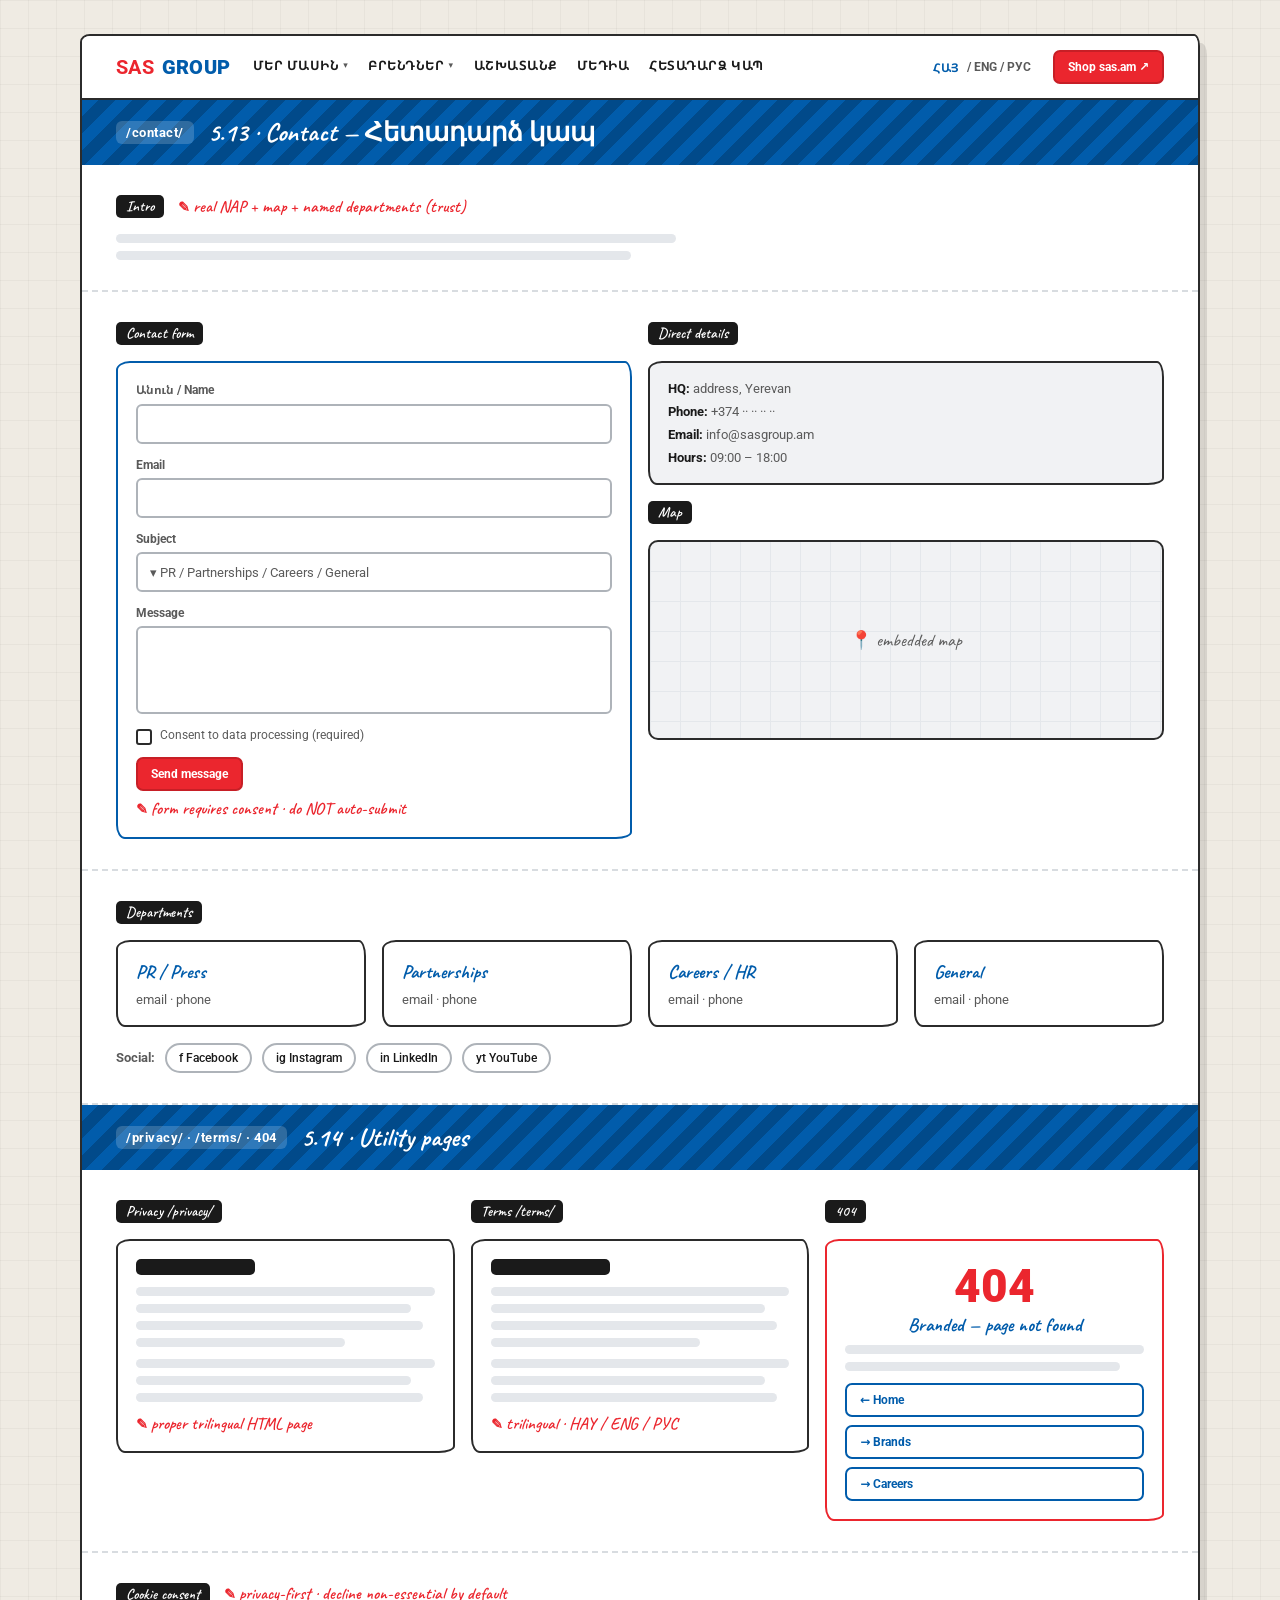
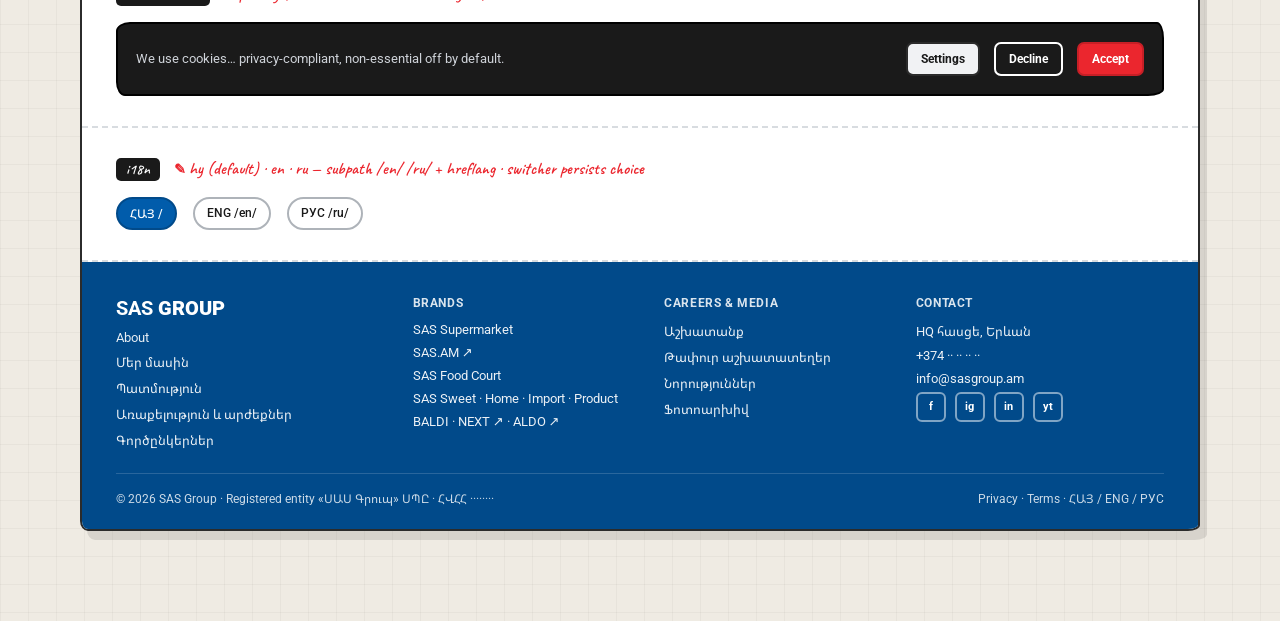
<file: SAS Group/wireframes/contact.html>
<!DOCTYPE html>
<html lang="hy">
<head>
<meta charset="UTF-8">
<meta name="viewport" content="width=device-width, initial-scale=1.0">
<title>SAS Group — Contact &amp; Utility wireframes</title>
<link rel="stylesheet" href="styles.css">
</head>
<body>
<div class="wf-canvas">
  <div class="sheet">
    <div id="wf-header"></div>

    <!-- ===== CONTACT ===== -->
    <div class="page-divider" id="contact">
      <span class="route">/contact/</span>
      <h2>5.13 · Contact — Հետադարձ կապ</h2>
    </div>
    <div class="section">
      <div class="section-head"><span class="tag">Intro</span><span class="note">real NAP + map + named departments (trust)</span></div>
      <div class="lines short" style="max-width:560px"><i></i><i></i></div>
    </div>
    <div class="section">
      <div class="row wrap">
        <div class="col" style="min-width:300px">
          <div class="section-head"><span class="tag">Contact form</span></div>
          <div class="wbox" style="border-color:var(--cobalt)">
            <div class="field"><label>Անուն / Name</label><div class="input"></div></div>
            <div class="field"><label>Email</label><div class="input"></div></div>
            <div class="field"><label>Subject</label><div class="input">▾ PR / Partnerships / Careers / General</div></div>
            <div class="field"><label>Message</label><div class="input area"></div></div>
            <div class="consent"><span class="box"></span><span>Consent to data processing (required)</span></div>
            <div class="mt12"><span class="btn red sm">Send message</span></div>
            <div class="note mt8">form requires consent · do NOT auto-submit</div>
          </div>
        </div>
        <div class="col" style="min-width:280px">
          <div class="section-head"><span class="tag">Direct details</span></div>
          <div class="wbox fill">
            <div class="muted"><b style="color:var(--ink)">HQ:</b> address, Yerevan</div>
            <div class="muted mt8"><b style="color:var(--ink)">Phone:</b> +374 ·· ·· ·· ··</div>
            <div class="muted mt8"><b style="color:var(--ink)">Email:</b> info@sasgroup.am</div>
            <div class="muted mt8"><b style="color:var(--ink)">Hours:</b> 09:00 – 18:00</div>
          </div>
          <div class="section-head mt16"><span class="tag">Map</span></div>
          <div class="wmap">📍 embedded map</div>
        </div>
      </div>
    </div>
    <div class="section">
      <div class="section-head"><span class="tag">Departments</span></div>
      <div class="grid g4">
        <div class="wbox"><div class="eyebrow">PR / Press</div><div class="muted mt8">email · phone</div></div>
        <div class="wbox"><div class="eyebrow">Partnerships</div><div class="muted mt8">email · phone</div></div>
        <div class="wbox"><div class="eyebrow">Careers / HR</div><div class="muted mt8">email · phone</div></div>
        <div class="wbox"><div class="eyebrow">General</div><div class="muted mt8">email · phone</div></div>
      </div>
      <div class="row wrap mt16" style="align-items:center;gap:10px">
        <span class="muted" style="font-weight:700">Social:</span>
        <span class="chip">f Facebook</span><span class="chip">ig Instagram</span><span class="chip">in LinkedIn</span><span class="chip">yt YouTube</span>
      </div>
    </div>

    <!-- ===== UTILITY ===== -->
    <div class="page-divider" id="utility">
      <span class="route">/privacy/ · /terms/ · 404</span>
      <h2>5.14 · Utility pages</h2>
    </div>
    <div class="section">
      <div class="grid g3">
        <div>
          <div class="section-head"><span class="tag">Privacy /privacy/</span></div>
          <div class="wbox">
            <div class="hbar"></div>
            <div class="lines mt12"><i></i><i></i><i></i><i></i></div>
            <div class="lines mt12"><i></i><i></i><i></i></div>
            <div class="note mt12">proper trilingual HTML page</div>
          </div>
        </div>
        <div>
          <div class="section-head"><span class="tag">Terms /terms/</span></div>
          <div class="wbox">
            <div class="hbar"></div>
            <div class="lines mt12"><i></i><i></i><i></i><i></i></div>
            <div class="lines mt12"><i></i><i></i><i></i></div>
            <div class="note mt12">trilingual · HAY / ENG / РУС</div>
          </div>
        </div>
        <div>
          <div class="section-head"><span class="tag">404</span></div>
          <div class="wbox" style="text-align:center;border-color:var(--red)">
            <div style="font-size:46px;font-weight:900;color:var(--red);font-family:var(--font-ui)">404</div>
            <div class="eyebrow">Branded — page not found</div>
            <div class="lines short mt8"><i></i><i></i></div>
            <div class="mt12" style="display:flex;flex-direction:column;gap:8px">
              <span class="btn out sm">← Home</span>
              <span class="btn out sm">→ Brands</span>
              <span class="btn out sm">→ Careers</span>
            </div>
          </div>
        </div>
      </div>
    </div>
    <div class="section">
      <div class="section-head"><span class="tag">Cookie consent</span><span class="note">privacy-first · decline non-essential by default</span></div>
      <div class="wbox row wrap" style="align-items:center;gap:14px;background:var(--ink);border-color:#000;color:#fff">
        <div class="col" style="min-width:240px"><div class="muted" style="color:#cfd3d9">We use cookies… privacy-compliant, non-essential off by default.</div></div>
        <span class="btn ghost sm">Settings</span>
        <span class="btn out sm" style="color:#fff;border-color:#fff">Decline</span>
        <span class="btn red sm">Accept</span>
      </div>
    </div>
    <div class="section">
      <div class="section-head"><span class="tag">i18n</span><span class="note">hy (default) · en · ru — subpath /en/ /ru/ + hreflang · switcher persists choice</span></div>
      <div class="row wrap"><span class="chip on">ՀԱՅ /</span><span class="chip">ENG /en/</span><span class="chip">РУС /ru/</span></div>
    </div>

    <div id="wf-footer"></div>
  </div>
</div>
<script src="chrome.js"></script>
</body>
</html>
</file>
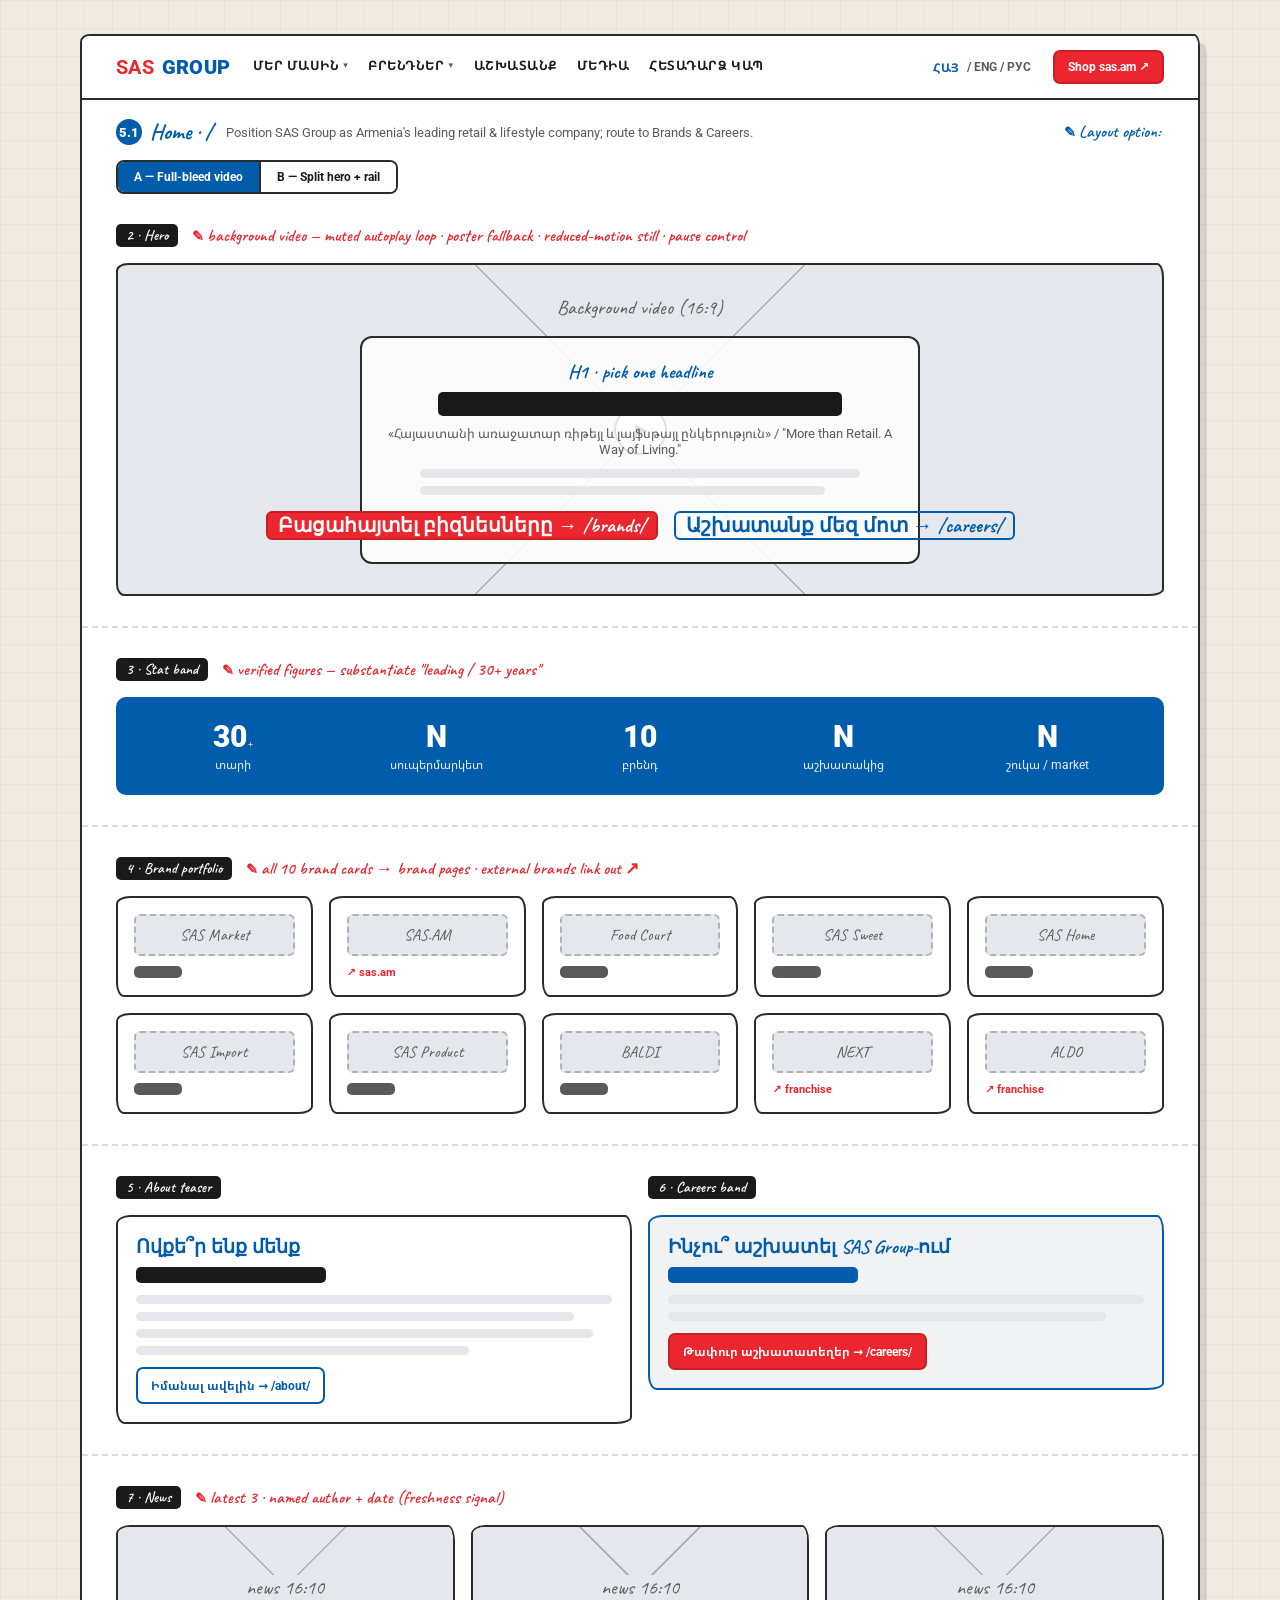
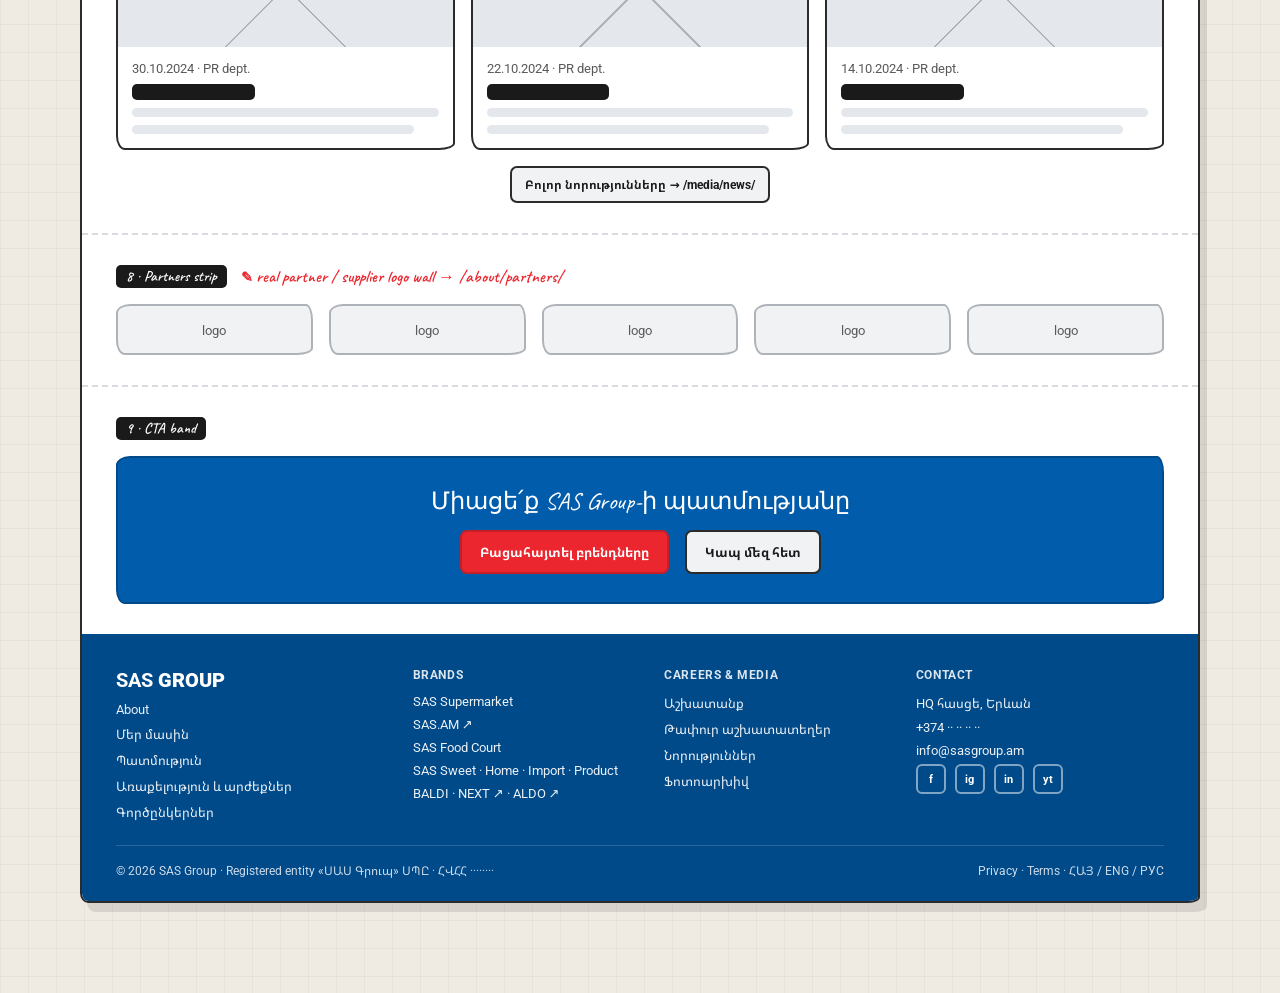
<file: SAS Group/wireframes/home.html>
<!DOCTYPE html>
<html lang="hy">
<head>
<meta charset="UTF-8">
<meta name="viewport" content="width=device-width, initial-scale=1.0">
<title>SAS Group — Home wireframe</title>
<link rel="stylesheet" href="styles.css">
</head>
<body>
<div class="wf-canvas">
  <div class="sheet">
    <div id="wf-header"></div>

    <!-- VARIATION TOGGLE -->
    <div style="display:flex;align-items:center;gap:14px;padding:18px 34px 0;flex-wrap:wrap">
      <span class="seclabel"><span class="num">5.1</span> Home · /</span>
      <span class="muted">Position SAS Group as Armenia's leading retail &amp; lifestyle company; route to Brands &amp; Careers.</span>
      <div class="spacer" style="flex:1"></div>
      <span class="note blue" style="margin-right:4px">Layout option:</span>
      <div class="vartoggle" data-group="home">
        <button class="on" data-v="a">A — Full-bleed video</button>
        <button data-v="b">B — Split hero + rail</button>
      </div>
    </div>

    <!-- ============ VARIANT A ============ -->
    <div data-variant="a" data-group="home" class="show">
      <!-- HERO -->
      <div class="section">
        <div class="section-head"><span class="tag">2 · Hero</span><span class="note">background video — muted autoplay loop · poster fallback · reduced-motion still · pause control</span></div>
        <div class="hero">
          <div class="wimg video" style="min-height:330px;flex-direction:column;gap:16px;padding:30px">
            <span>Background video (16:9)</span>
            <div class="center" style="position:relative;z-index:3;background:rgba(255,255,255,.86);border:2.5px solid var(--wire);border-radius:12px;padding:22px 26px;max-width:560px">
              <div class="eyebrow">H1 · pick one headline</div>
              <div class="hbar lg" style="margin:8px auto;width:80%"></div>
              <div class="muted">«Հայաստանի առաջատար ռիթեյլ և լայֆսթայլ ընկերություն» / "More than Retail. A Way of Living."</div>
              <div class="lines short mt12" style="max-width:440px;margin-inline:auto"><i></i><i></i></div>
              <div class="row" style="justify-content:center;margin-top:16px">
                <span class="btn red">Բացահայտել բիզնեսները → /brands/</span>
                <span class="btn out">Աշխատանք մեզ մոտ → /careers/</span>
              </div>
            </div>
          </div>
        </div>
      </div>

      <!-- STAT BAND -->
      <div class="section">
        <div class="section-head"><span class="tag">3 · Stat band</span><span class="note">verified figures — substantiate "leading / 30+ years"</span></div>
        <div class="statband">
          <div class="stat"><b>30<span class="q">+</span></b><span>տարի</span></div>
          <div class="stat"><b>N</b><span>սուպերմարկետ</span></div>
          <div class="stat"><b>10</b><span>բրենդ</span></div>
          <div class="stat"><b>N</b><span>աշխատակից</span></div>
          <div class="stat"><b>N</b><span>շուկա / market</span></div>
        </div>
      </div>

      <!-- BRAND PORTFOLIO GRID -->
      <div class="section">
        <div class="section-head"><span class="tag">4 · Brand portfolio</span><span class="note">all 10 brand cards → brand pages · external brands link out ↗</span></div>
        <div class="grid g5">
          <div class="brandcard"><div class="logo">SAS Market</div><div class="hbar sm"></div></div>
          <div class="brandcard"><div class="logo">SAS.AM</div><div class="ext">↗ sas.am</div></div>
          <div class="brandcard"><div class="logo">Food Court</div><div class="hbar sm"></div></div>
          <div class="brandcard"><div class="logo">SAS Sweet</div><div class="hbar sm"></div></div>
          <div class="brandcard"><div class="logo">SAS Home</div><div class="hbar sm"></div></div>
          <div class="brandcard"><div class="logo">SAS Import</div><div class="hbar sm"></div></div>
          <div class="brandcard"><div class="logo">SAS Product</div><div class="hbar sm"></div></div>
          <div class="brandcard"><div class="logo">BALDI</div><div class="hbar sm"></div></div>
          <div class="brandcard"><div class="logo">NEXT</div><div class="ext">↗ franchise</div></div>
          <div class="brandcard"><div class="logo">ALDO</div><div class="ext">↗ franchise</div></div>
        </div>
      </div>

      <!-- ABOUT TEASER + CAREERS (two-up) -->
      <div class="section">
        <div class="row wrap">
          <div class="col" style="min-width:280px">
            <div class="section-head"><span class="tag">5 · About teaser</span></div>
            <div class="wbox">
              <div class="eyebrow">Ովքե՞ր ենք մենք</div>
              <div class="hbar mt8"></div>
              <div class="lines mt12"><i></i><i></i><i></i><i></i></div>
              <div class="mt12"><span class="btn out sm">Իմանալ ավելին → /about/</span></div>
            </div>
          </div>
          <div class="col" style="min-width:280px">
            <div class="section-head"><span class="tag">6 · Careers band</span></div>
            <div class="wbox fill" style="border-color:var(--cobalt)">
              <div class="eyebrow">Ինչու՞ աշխատել SAS Group-ում</div>
              <div class="hbar mt8 cobalt"></div>
              <div class="lines short mt12"><i></i><i></i></div>
              <div class="mt12"><span class="btn red sm">Թափուր աշխատատեղեր → /careers/</span></div>
            </div>
          </div>
        </div>
      </div>

      <!-- NEWS -->
      <div class="section">
        <div class="section-head"><span class="tag">7 · News</span><span class="note">latest 3 · named author + date (freshness signal)</span></div>
        <div class="grid g3">
          <div class="wbox" style="padding:0;overflow:hidden">
            <div class="wimg" style="border:none;border-radius:0;min-height:120px"><span>news 16:10</span></div>
            <div style="padding:14px"><div class="muted">30.10.2024 · PR dept.</div><div class="hbar mt8"></div><div class="lines short mt8"><i></i><i></i></div></div>
          </div>
          <div class="wbox" style="padding:0;overflow:hidden">
            <div class="wimg" style="border:none;border-radius:0;min-height:120px"><span>news 16:10</span></div>
            <div style="padding:14px"><div class="muted">22.10.2024 · PR dept.</div><div class="hbar mt8"></div><div class="lines short mt8"><i></i><i></i></div></div>
          </div>
          <div class="wbox" style="padding:0;overflow:hidden">
            <div class="wimg" style="border:none;border-radius:0;min-height:120px"><span>news 16:10</span></div>
            <div style="padding:14px"><div class="muted">14.10.2024 · PR dept.</div><div class="hbar mt8"></div><div class="lines short mt8"><i></i><i></i></div></div>
          </div>
        </div>
        <div class="center mt16"><span class="btn ghost sm">Բոլոր նորությունները → /media/news/</span></div>
      </div>

      <!-- PARTNERS -->
      <div class="section">
        <div class="section-head"><span class="tag">8 · Partners strip</span><span class="note">real partner / supplier logo wall → /about/partners/</span></div>
        <div class="grid g5">
          <div class="wbox soft fill center" style="padding:14px"><span class="muted">logo</span></div>
          <div class="wbox soft fill center" style="padding:14px"><span class="muted">logo</span></div>
          <div class="wbox soft fill center" style="padding:14px"><span class="muted">logo</span></div>
          <div class="wbox soft fill center" style="padding:14px"><span class="muted">logo</span></div>
          <div class="wbox soft fill center" style="padding:14px"><span class="muted">logo</span></div>
        </div>
      </div>

      <!-- CTA BAND -->
      <div class="section">
        <div class="section-head"><span class="tag">9 · CTA band</span></div>
        <div class="wbox" style="background:var(--cobalt);border-color:var(--cobalt-dark);color:#fff;text-align:center;padding:28px">
          <div style="font-family:var(--font-hand);font-size:24px">Միացե՛ք SAS Group-ի պատմությանը</div>
          <div class="row" style="justify-content:center;margin-top:14px">
            <span class="btn red">Բացահայտել բրենդները</span>
            <span class="btn ghost">Կապ մեզ հետ</span>
          </div>
        </div>
      </div>
    </div>

    <!-- ============ VARIANT B ============ -->
    <div data-variant="b" data-group="home">
      <!-- HERO split -->
      <div class="section">
        <div class="section-head"><span class="tag">2 · Hero (split)</span><span class="note">text left · video right — calmer, editorial / institutional feel</span></div>
        <div class="row wrap">
          <div class="col" style="min-width:300px;display:flex;flex-direction:column;justify-content:center;gap:12px">
            <div class="eyebrow">SAS Group · 30+ տարի</div>
            <div class="hbar lg"></div><div class="hbar" style="width:65%"></div>
            <div class="lines mt8"><i></i><i></i><i></i></div>
            <div class="row mt12">
              <span class="btn red">Բացահայտել բիզնեսները → /brands/</span>
              <span class="btn out">Աշխատանք մեզ մոտ → /careers/</span>
            </div>
          </div>
          <div class="col" style="min-width:300px">
            <div class="wimg video" style="min-height:280px"><span>Background video (muted loop)</span></div>
          </div>
        </div>
      </div>

      <!-- inline stat strip -->
      <div class="section">
        <div class="section-head"><span class="tag">3 · Stat strip (inline, on white)</span></div>
        <div class="row wrap" style="justify-content:space-between;text-align:center">
          <div class="col"><div style="font-size:28px;font-weight:900;color:var(--cobalt)">30+</div><div class="muted">տարի</div></div>
          <div class="col"><div style="font-size:28px;font-weight:900;color:var(--cobalt)">N</div><div class="muted">սուպերմարկետ</div></div>
          <div class="col"><div style="font-size:28px;font-weight:900;color:var(--cobalt)">10</div><div class="muted">բրենդ</div></div>
          <div class="col"><div style="font-size:28px;font-weight:900;color:var(--cobalt)">N</div><div class="muted">աշխատակից</div></div>
          <div class="col"><div style="font-size:28px;font-weight:900;color:var(--cobalt)">N</div><div class="muted">շուկա</div></div>
        </div>
      </div>

      <!-- horizontal brand rail -->
      <div class="section">
        <div class="section-head"><span class="tag">4 · Brand rail (horizontal scroll)</span><span class="note">grouped: Retail &amp; Food / Home &amp; Lifestyle · swipe →</span></div>
        <div class="muted" style="font-weight:700;color:var(--ink);margin-bottom:8px">Retail &amp; Food</div>
        <div style="display:flex;gap:14px;overflow-x:auto;padding-bottom:8px">
          <div class="brandcard" style="min-width:180px"><div class="logo">SAS Market</div><div class="hbar sm"></div></div>
          <div class="brandcard" style="min-width:180px"><div class="logo">SAS.AM ↗</div><div class="ext">sas.am</div></div>
          <div class="brandcard" style="min-width:180px"><div class="logo">Food Court</div><div class="hbar sm"></div></div>
          <div class="brandcard" style="min-width:180px"><div class="logo">SAS Sweet</div><div class="hbar sm"></div></div>
          <div class="brandcard" style="min-width:180px"><div class="logo">Import · Product</div><div class="hbar sm"></div></div>
        </div>
        <div class="muted" style="font-weight:700;color:var(--ink);margin:14px 0 8px">Home &amp; Lifestyle</div>
        <div style="display:flex;gap:14px;overflow-x:auto;padding-bottom:8px">
          <div class="brandcard" style="min-width:180px"><div class="logo">SAS Home</div><div class="hbar sm"></div></div>
          <div class="brandcard" style="min-width:180px"><div class="logo">BALDI</div><div class="hbar sm"></div></div>
          <div class="brandcard" style="min-width:180px"><div class="logo">NEXT ↗</div><div class="ext">franchise</div></div>
          <div class="brandcard" style="min-width:180px"><div class="logo">ALDO ↗</div><div class="ext">franchise</div></div>
        </div>
      </div>

      <!-- about full-bleed split -->
      <div class="section">
        <div class="section-head"><span class="tag">5 · About teaser (image left)</span></div>
        <div class="row wrap">
          <div class="col" style="min-width:260px"><div class="wimg" style="min-height:200px"><span>group photo</span></div></div>
          <div class="col" style="min-width:260px;display:flex;flex-direction:column;justify-content:center">
            <div class="eyebrow">Ովքե՞ր ենք մենք</div>
            <div class="hbar mt8"></div>
            <div class="lines mt12"><i></i><i></i><i></i><i></i></div>
            <div class="mt12"><span class="btn out sm">Իմանալ ավելին → /about/</span></div>
          </div>
        </div>
      </div>

      <!-- careers band full width -->
      <div class="section">
        <div class="section-head"><span class="tag">6 · Careers band (full-width image bg)</span></div>
        <div class="wimg" style="min-height:160px;flex-direction:column;gap:10px">
          <span>team photo bg</span>
          <div style="position:relative;z-index:3;background:rgba(255,255,255,.88);border:2.5px solid var(--wire);border-radius:10px;padding:16px 22px;text-align:center">
            <div style="font-family:var(--font-hand);font-size:20px;color:var(--cobalt)">Ինչու՞ աշխատել SAS Group-ում</div>
            <div class="mt8"><span class="btn red sm">Թափուր աշխատատեղեր → /careers/</span></div>
          </div>
        </div>
      </div>

      <!-- news + partners -->
      <div class="section">
        <div class="section-head"><span class="tag">7 · News</span><span class="tag">8 · Partners</span></div>
        <div class="grid g3">
          <div class="wbox" style="padding:0;overflow:hidden"><div class="wimg" style="border:none;border-radius:0;min-height:110px"><span>news</span></div><div style="padding:12px"><div class="muted">date · author</div><div class="hbar mt8"></div></div></div>
          <div class="wbox" style="padding:0;overflow:hidden"><div class="wimg" style="border:none;border-radius:0;min-height:110px"><span>news</span></div><div style="padding:12px"><div class="muted">date · author</div><div class="hbar mt8"></div></div></div>
          <div class="wbox" style="padding:0;overflow:hidden"><div class="wimg" style="border:none;border-radius:0;min-height:110px"><span>news</span></div><div style="padding:12px"><div class="muted">date · author</div><div class="hbar mt8"></div></div></div>
        </div>
        <div class="grid g5 mt16">
          <div class="wbox soft fill center" style="padding:12px"><span class="muted">logo</span></div>
          <div class="wbox soft fill center" style="padding:12px"><span class="muted">logo</span></div>
          <div class="wbox soft fill center" style="padding:12px"><span class="muted">logo</span></div>
          <div class="wbox soft fill center" style="padding:12px"><span class="muted">logo</span></div>
          <div class="wbox soft fill center" style="padding:12px"><span class="muted">logo</span></div>
        </div>
      </div>
    </div>

    <div id="wf-footer"></div>
  </div>
</div>
<script src="chrome.js"></script>
</body>
</html>
</file>
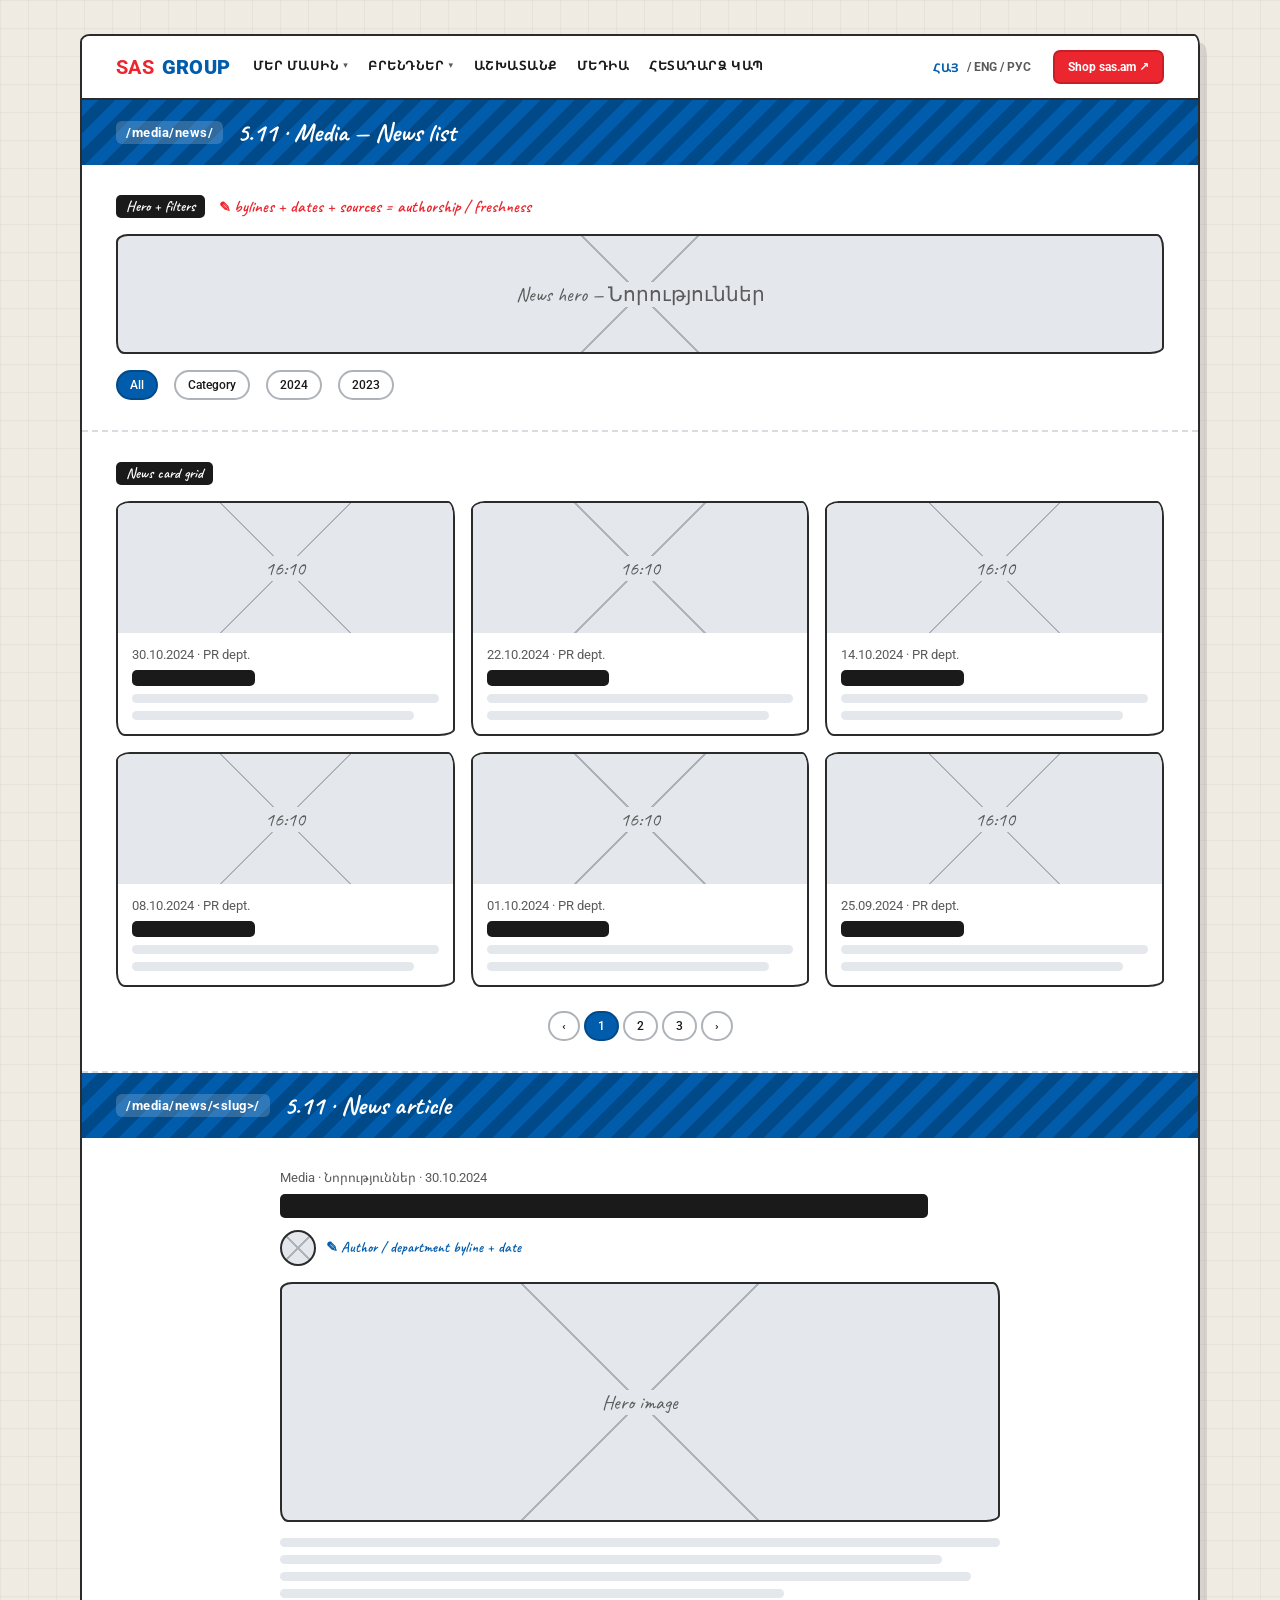
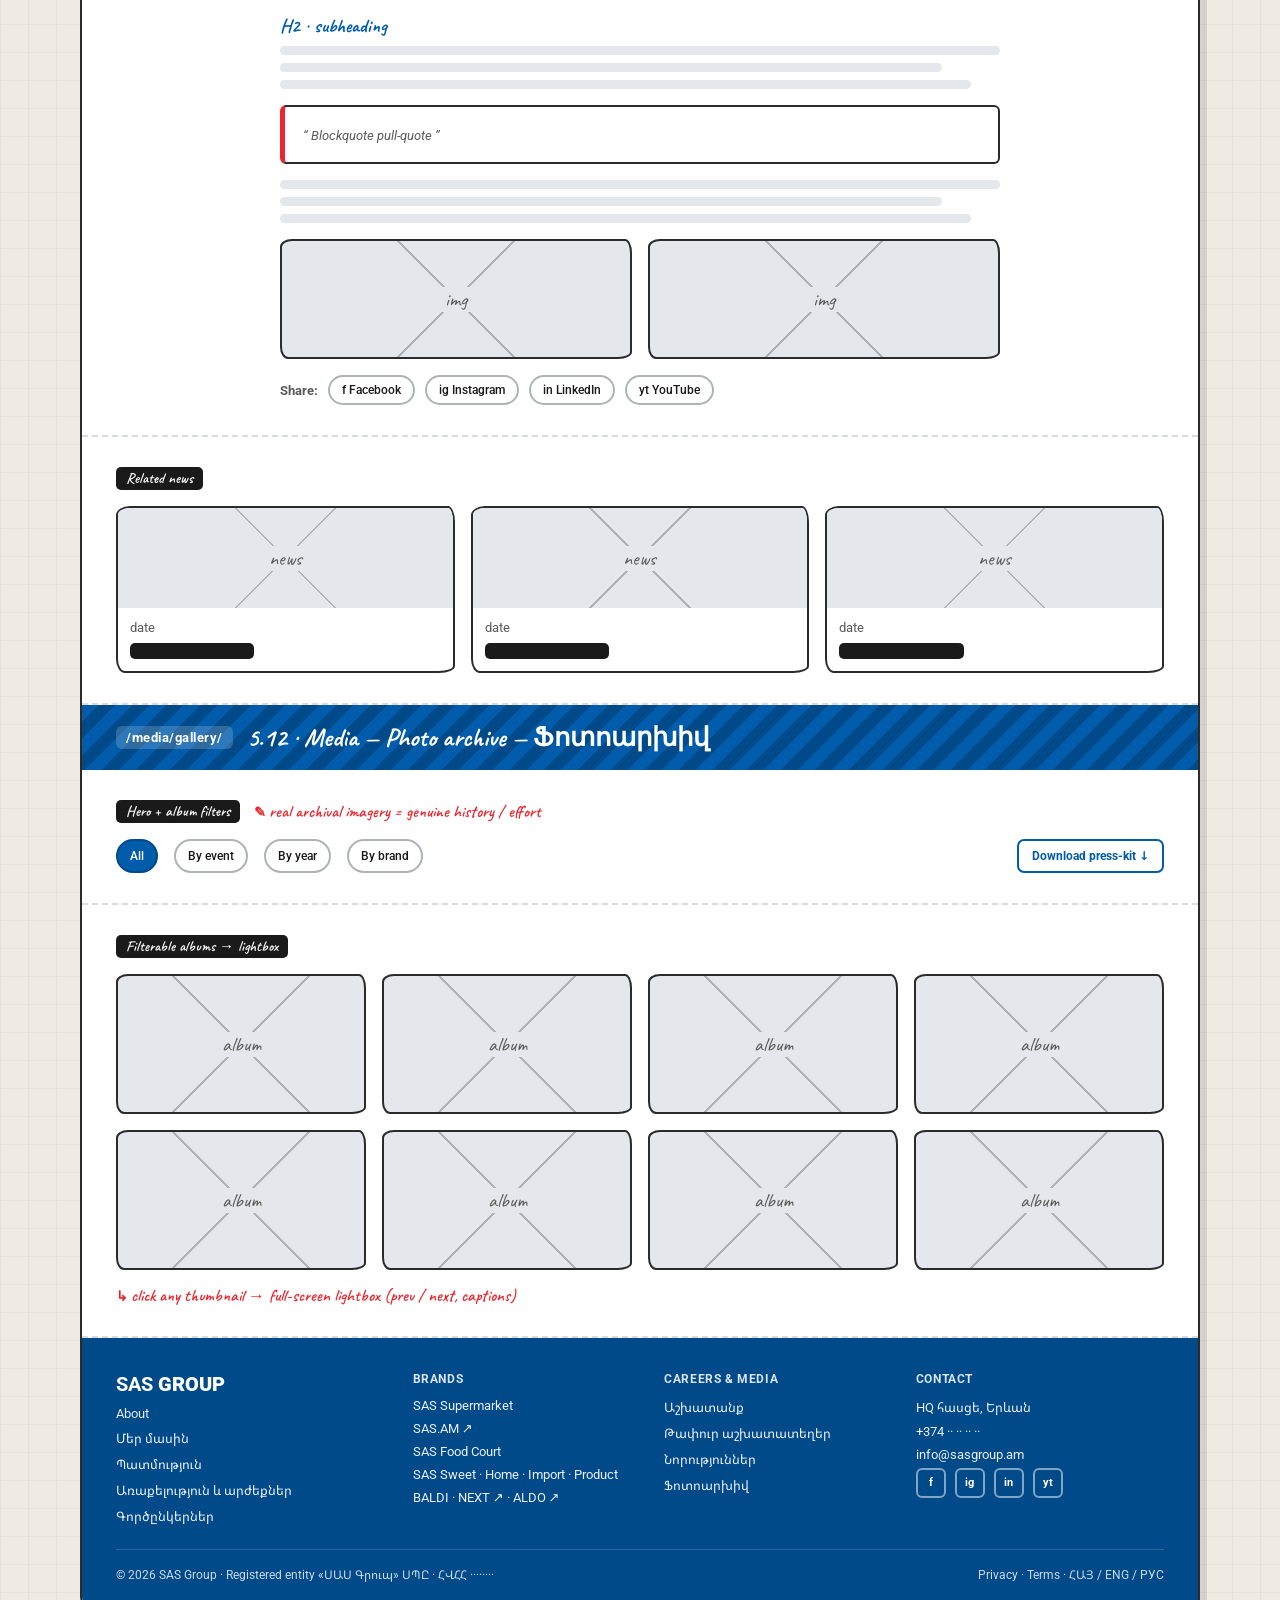
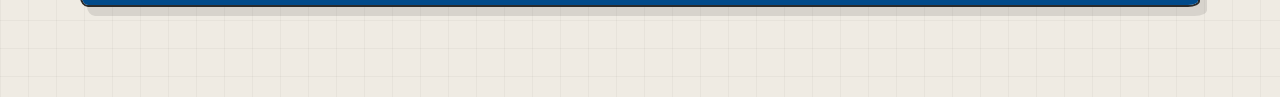
<file: SAS Group/wireframes/media.html>
<!DOCTYPE html>
<html lang="hy">
<head>
<meta charset="UTF-8">
<meta name="viewport" content="width=device-width, initial-scale=1.0">
<title>SAS Group — Media wireframes</title>
<link rel="stylesheet" href="styles.css">
</head>
<body>
<div class="wf-canvas">
  <div class="sheet">
    <div id="wf-header"></div>

    <!-- ===== NEWS LIST ===== -->
    <div class="page-divider" id="news">
      <span class="route">/media/news/</span>
      <h2>5.11 · Media — News list</h2>
    </div>
    <div class="section">
      <div class="section-head"><span class="tag">Hero + filters</span><span class="note">bylines + dates + sources = authorship / freshness</span></div>
      <div class="wimg" style="min-height:120px"><span>News hero — Նորություններ</span></div>
      <div class="row wrap mt16">
        <span class="chip on">All</span><span class="chip">Category</span><span class="chip">2024</span><span class="chip">2023</span>
      </div>
    </div>
    <div class="section">
      <div class="section-head"><span class="tag">News card grid</span></div>
      <div class="grid g3">
        <div class="wbox" style="padding:0;overflow:hidden"><div class="wimg" style="border:none;border-radius:0;min-height:130px"><span>16:10</span></div><div style="padding:14px"><div class="muted">30.10.2024 · PR dept.</div><div class="hbar mt8"></div><div class="lines short mt8"><i></i><i></i></div></div></div>
        <div class="wbox" style="padding:0;overflow:hidden"><div class="wimg" style="border:none;border-radius:0;min-height:130px"><span>16:10</span></div><div style="padding:14px"><div class="muted">22.10.2024 · PR dept.</div><div class="hbar mt8"></div><div class="lines short mt8"><i></i><i></i></div></div></div>
        <div class="wbox" style="padding:0;overflow:hidden"><div class="wimg" style="border:none;border-radius:0;min-height:130px"><span>16:10</span></div><div style="padding:14px"><div class="muted">14.10.2024 · PR dept.</div><div class="hbar mt8"></div><div class="lines short mt8"><i></i><i></i></div></div></div>
        <div class="wbox" style="padding:0;overflow:hidden"><div class="wimg" style="border:none;border-radius:0;min-height:130px"><span>16:10</span></div><div style="padding:14px"><div class="muted">08.10.2024 · PR dept.</div><div class="hbar mt8"></div><div class="lines short mt8"><i></i><i></i></div></div></div>
        <div class="wbox" style="padding:0;overflow:hidden"><div class="wimg" style="border:none;border-radius:0;min-height:130px"><span>16:10</span></div><div style="padding:14px"><div class="muted">01.10.2024 · PR dept.</div><div class="hbar mt8"></div><div class="lines short mt8"><i></i><i></i></div></div></div>
        <div class="wbox" style="padding:0;overflow:hidden"><div class="wimg" style="border:none;border-radius:0;min-height:130px"><span>16:10</span></div><div style="padding:14px"><div class="muted">25.09.2024 · PR dept.</div><div class="hbar mt8"></div><div class="lines short mt8"><i></i><i></i></div></div></div>
      </div>
      <div class="center mt24"><span class="chip">‹</span> <span class="chip on">1</span> <span class="chip">2</span> <span class="chip">3</span> <span class="chip">›</span></div>
    </div>

    <!-- ===== ARTICLE ===== -->
    <div class="page-divider" id="article">
      <span class="route">/media/news/&lt;slug&gt;/</span>
      <h2>5.11 · News article</h2>
    </div>
    <div class="section">
      <div style="max-width:720px;margin:0 auto">
        <div class="muted">Media · Նորություններ · 30.10.2024</div>
        <div class="hbar lg mt8" style="width:90%"></div>
        <div class="row mt12" style="align-items:center;gap:10px">
          <div class="wimg" style="min-height:36px;width:36px;border-radius:50%"><span></span></div>
          <span class="note blue" style="font-size:15px">Author / department byline + date</span>
        </div>
        <div class="wimg mt16" style="min-height:240px"><span>Hero image</span></div>
        <div class="lines mt16"><i></i><i></i><i></i><i></i></div>
        <div class="eyebrow mt16">H2 · subheading</div>
        <div class="lines mt8"><i></i><i></i><i></i></div>
        <div class="wbox mt16" style="border-left:5px solid var(--red);border-radius:6px"><span class="muted" style="font-style:italic">“ Blockquote pull-quote ”</span></div>
        <div class="lines mt16"><i></i><i></i><i></i></div>
        <div class="grid g2 mt16"><div class="wimg"><span>img</span></div><div class="wimg"><span>img</span></div></div>
        <div class="row wrap mt16" style="align-items:center;gap:10px">
          <span class="muted" style="font-weight:700">Share:</span>
          <span class="chip">f Facebook</span><span class="chip">ig Instagram</span><span class="chip">in LinkedIn</span><span class="chip">yt YouTube</span>
        </div>
      </div>
    </div>
    <div class="section">
      <div class="section-head"><span class="tag">Related news</span></div>
      <div class="grid g3">
        <div class="wbox" style="padding:0;overflow:hidden"><div class="wimg" style="border:none;border-radius:0;min-height:100px"><span>news</span></div><div style="padding:12px"><div class="muted">date</div><div class="hbar mt8"></div></div></div>
        <div class="wbox" style="padding:0;overflow:hidden"><div class="wimg" style="border:none;border-radius:0;min-height:100px"><span>news</span></div><div style="padding:12px"><div class="muted">date</div><div class="hbar mt8"></div></div></div>
        <div class="wbox" style="padding:0;overflow:hidden"><div class="wimg" style="border:none;border-radius:0;min-height:100px"><span>news</span></div><div style="padding:12px"><div class="muted">date</div><div class="hbar mt8"></div></div></div>
      </div>
    </div>

    <!-- ===== PHOTO ARCHIVE ===== -->
    <div class="page-divider" id="gallery">
      <span class="route">/media/gallery/</span>
      <h2>5.12 · Media — Photo archive — Ֆոտոարխիվ</h2>
    </div>
    <div class="section">
      <div class="section-head"><span class="tag">Hero + album filters</span><span class="note">real archival imagery = genuine history / effort</span></div>
      <div class="row wrap">
        <span class="chip on">All</span><span class="chip">By event</span><span class="chip">By year</span><span class="chip">By brand</span>
        <div class="spacer" style="flex:1"></div>
        <span class="btn out sm">Download press-kit ↓</span>
      </div>
    </div>
    <div class="section">
      <div class="section-head"><span class="tag">Filterable albums → lightbox</span></div>
      <div class="grid g4">
        <div class="wimg" style="min-height:140px"><span>album</span></div>
        <div class="wimg" style="min-height:140px"><span>album</span></div>
        <div class="wimg" style="min-height:140px"><span>album</span></div>
        <div class="wimg" style="min-height:140px"><span>album</span></div>
        <div class="wimg" style="min-height:140px"><span>album</span></div>
        <div class="wimg" style="min-height:140px"><span>album</span></div>
        <div class="wimg" style="min-height:140px"><span>album</span></div>
        <div class="wimg" style="min-height:140px"><span>album</span></div>
      </div>
      <div class="note arrow mt16">click any thumbnail → full-screen lightbox (prev / next, captions)</div>
    </div>

    <div id="wf-footer"></div>
  </div>
</div>
<script src="chrome.js"></script>
</body>
</html>
</file>
<file: SAS Group/wireframes/styles.css>
/* ============================================================
   SAS Group — Corporate Website  ·  LOW-FI WIREFRAMES
   Shared stylesheet (sketchy aesthetic + SAS brand accents)
   ============================================================ */

@import url('https://fonts.googleapis.com/css2?family=Caveat:wght@500;600;700&family=Roboto:wght@400;500;700;900&family=Noto+Sans+Armenian:wght@400;500;700&display=swap');

:root{
  /* SAS Group brand tokens (from brief) */
  --cobalt:#015CAB;
  --cobalt-dark:#014A8A;
  --red:#EB262E;
  --red-dark:#C71F26;
  --white:#FFFFFF;
  --ink:#1A1A1A;
  --grey-600:#5A5A5A;
  --grey-300:#D8DCE0;
  --grey-100:#F4F6F8;

  /* wireframe-specific */
  --paper:#EFEBE3;          /* sketch-paper canvas */
  --sheet:#FFFFFF;          /* page sheet */
  --wire:#2B2B2B;           /* box stroke */
  --wire-soft:#AEB3B9;      /* light stroke */
  --fill:#F1F2F4;           /* light box fill */
  --fill-2:#E4E7EB;         /* darker box fill */
  --note:#EB262E;           /* annotation red */
  --note-blue:#015CAB;      /* annotation cobalt */

  --font-hand:"Caveat", cursive;
  --font-ui:"Roboto","Noto Sans Armenian", system-ui, sans-serif;
}

*{box-sizing:border-box;}
html,body{margin:0;padding:0;}
body{
  font-family:var(--font-ui);
  color:var(--ink);
  background:var(--paper);
  -webkit-font-smoothing:antialiased;
}

/* faint grid on the paper */
.wf-canvas{
  min-height:100vh;
  background-color:var(--paper);
  background-image:
    linear-gradient(rgba(0,0,0,.035) 1px, transparent 1px),
    linear-gradient(90deg, rgba(0,0,0,.035) 1px, transparent 1px);
  background-size:28px 28px;
  padding:34px 30px 90px;
}

/* the page "sheet" */
.sheet{
  max-width:1120px;
  margin:0 auto;
  background:var(--sheet);
  border:2.5px solid var(--wire);
  border-radius:10px 6px 12px 8px / 8px 12px 6px 10px;
  box-shadow:7px 9px 0 rgba(0,0,0,.10);
  overflow:hidden;
}

/* ---------- sketchy primitives ---------- */
.wbox{
  border:2.5px solid var(--wire);
  border-radius:14px 7px 16px 9px / 9px 16px 7px 14px;
  background:var(--sheet);
  padding:18px;
}
.wbox.soft{ border-color:var(--wire-soft); border-width:2px; }
.wbox.fill{ background:var(--fill); }
.wbox.dash{ border-style:dashed; }

/* image / media placeholder with the classic X */
.wimg{
  border:2.5px solid var(--wire);
  border-radius:12px 7px 14px 8px / 8px 14px 7px 12px;
  background-color:var(--fill-2);
  background-image:
    linear-gradient(45deg, transparent calc(50% - 1px), var(--wire-soft) calc(50% - 1px), var(--wire-soft) calc(50% + 1px), transparent calc(50% + 1px)),
    linear-gradient(-45deg, transparent calc(50% - 1px), var(--wire-soft) calc(50% - 1px), var(--wire-soft) calc(50% + 1px), transparent calc(50% + 1px));
  display:flex;align-items:center;justify-content:center;
  min-height:120px;
  position:relative;
}
.wimg span{
  font-family:var(--font-hand);
  font-size:20px;color:var(--grey-600);
  background:var(--fill-2);
  padding:0 10px;border-radius:6px;
  position:relative;z-index:1;
}
.wimg.video::after{
  content:"▶";position:absolute;z-index:2;
  width:46px;height:46px;border-radius:50%;
  display:flex;align-items:center;justify-content:center;
  background:rgba(255,255,255,.92);border:2.5px solid var(--wire);
  color:var(--ink);font-size:16px;padding-left:3px;
}

/* placeholder text lines */
.lines{display:flex;flex-direction:column;gap:8px;}
.lines i{display:block;height:9px;border-radius:5px;background:var(--fill-2);}
.lines i:nth-child(1){width:100%;}
.lines i:nth-child(2){width:92%;}
.lines i:nth-child(3){width:96%;}
.lines i:nth-child(4){width:70%;}
.lines.short i:nth-child(3){display:none;}
.lines.short i:nth-child(4){display:none;}

/* heading bar placeholder */
.hbar{height:16px;border-radius:5px;background:var(--ink);width:40%;}
.hbar.lg{height:24px;width:55%;}
.hbar.sm{height:12px;width:30%;background:var(--grey-600);}
.hbar.cobalt{background:var(--cobalt);}

/* buttons */
.btn{
  display:inline-flex;align-items:center;gap:7px;
  font-family:var(--font-ui);font-weight:700;font-size:13px;
  padding:11px 18px;border-radius:7px;border:2.5px solid var(--wire);
  cursor:default;white-space:nowrap;
}
.btn.red{ background:var(--red);color:#fff;border-color:var(--red-dark);}
.btn.cobalt{ background:var(--cobalt);color:#fff;border-color:var(--cobalt-dark);}
.btn.out{ background:transparent;color:var(--cobalt);border-color:var(--cobalt);}
.btn.ghost{ background:var(--fill);color:var(--ink);}
.btn.sm{ padding:8px 13px;font-size:12px;}

/* chips / pills */
.chip{
  display:inline-flex;align-items:center;gap:6px;
  font-size:12px;font-weight:500;padding:6px 12px;
  border:2px solid var(--wire-soft);border-radius:50px;background:var(--sheet);
}
.chip.on{ background:var(--cobalt);color:#fff;border-color:var(--cobalt-dark);}

/* ---------- annotations ---------- */
.note{
  font-family:var(--font-hand);
  font-size:17px;line-height:1.15;color:var(--note);
  font-weight:600;
}
.note.blue{ color:var(--note-blue);}
.note::before{ content:"✎ ";font-size:14px;}
.note.arrow::before{ content:"↳ ";}

/* margin section label (left rail tag) */
.seclabel{
  font-family:var(--font-hand);
  font-size:22px;font-weight:700;color:var(--cobalt);
  display:inline-flex;align-items:center;gap:8px;
  margin:0;
}
.seclabel .num{
  font-family:var(--font-ui);font-weight:900;font-size:13px;
  background:var(--cobalt);color:#fff;border-radius:50%;
  width:26px;height:26px;display:inline-flex;align-items:center;justify-content:center;
}

/* a labelled section wrapper inside a page */
.section{ padding:30px 34px;border-bottom:2px dashed var(--grey-300);}
.section:last-child{ border-bottom:none;}
.section-head{ display:flex;align-items:center;gap:14px;margin-bottom:16px;flex-wrap:wrap;}
.section-head .tag{
  font-family:var(--font-hand);font-size:15px;color:#fff;background:var(--ink);
  padding:2px 10px;border-radius:5px;font-weight:600;
}

/* page divider used when several spec-pages stacked in one file */
.page-divider{
  background:repeating-linear-gradient(135deg,var(--cobalt),var(--cobalt) 12px,var(--cobalt-dark) 12px,var(--cobalt-dark) 24px);
  color:#fff;padding:16px 34px;display:flex;align-items:center;gap:14px;
  scroll-margin-top:0;
}
.page-divider .route{
  font-family:var(--font-ui);font-weight:700;font-size:13px;
  background:rgba(255,255,255,.18);padding:4px 10px;border-radius:6px;letter-spacing:.04em;
}
.page-divider h2{ margin:0;font-size:19px;font-weight:900;font-family:var(--font-hand);font-size:26px;}

/* ---------- mock chrome: header ---------- */
.wf-header{
  position:sticky;top:0;z-index:40;background:var(--sheet);
  border-bottom:2.5px solid var(--wire);
  padding:14px 34px;display:flex;align-items:center;gap:22px;
}
.wf-logo{ display:flex;align-items:baseline;gap:2px;font-weight:900;font-size:20px;letter-spacing:.02em;}
.wf-logo b{ color:var(--red);}
.wf-logo span{ color:var(--cobalt);}
.wf-nav{ display:flex;gap:20px;flex:1;flex-wrap:wrap;}
.wf-nav a{
  font-size:13px;font-weight:700;color:var(--ink);text-decoration:none;
  letter-spacing:.04em;display:inline-flex;align-items:center;gap:4px;
  border-bottom:2.5px solid transparent;padding-bottom:2px;
}
.wf-nav a.has-menu::after{ content:"▾";font-size:9px;color:var(--grey-600);}
.wf-nav a:hover{ color:var(--cobalt);border-bottom-color:var(--cobalt);}
.wf-lang{ display:flex;gap:8px;align-items:center;font-size:12px;font-weight:700;color:var(--grey-600);}
.wf-lang b{ color:var(--cobalt);}

/* brands mega-dropdown (shown on demand) */
.megamenu{
  position:absolute;left:0;right:0;top:100%;
  background:var(--sheet);border-bottom:2.5px solid var(--wire);
  box-shadow:0 14px 24px rgba(0,0,0,.12);
  padding:22px 34px;display:none;
}
.megamenu.open{ display:block;}
.megamenu .cols{ display:grid;grid-template-columns:1fr 1fr;gap:26px;}
.megamenu h5{ margin:0 0 10px;font-size:12px;letter-spacing:.06em;color:var(--grey-600);text-transform:uppercase;}
.megamenu ul{ list-style:none;margin:0;padding:0;display:grid;gap:7px;}
.megamenu li{ font-size:13px;font-weight:500;display:flex;align-items:center;gap:7px;}
.megamenu li .ext{ font-size:11px;color:var(--red);font-weight:700;}

/* ---------- mock chrome: footer ---------- */
.wf-footer{ background:var(--cobalt-dark);color:#fff;padding:34px 34px 22px;}
.wf-footer .cols{ display:grid;grid-template-columns:1.2fr 1fr 1fr 1.1fr;gap:26px;}
.wf-footer h5{ margin:0 0 12px;font-size:12px;letter-spacing:.05em;text-transform:uppercase;opacity:.85;}
.wf-footer ul{ list-style:none;margin:0;padding:0;display:grid;gap:8px;}
.wf-footer li{ font-size:13px;opacity:.92;}
.wf-footer .flogo{ font-weight:900;font-size:20px;margin-bottom:10px;}
.wf-footer .flogo b{ color:#fff;}
.wf-footer .socials{ display:flex;gap:9px;margin-top:6px;}
.wf-footer .socials i{
  width:30px;height:30px;border-radius:6px;border:2px solid rgba(255,255,255,.5);
  display:flex;align-items:center;justify-content:center;font-size:11px;font-style:normal;font-weight:700;
}
.wf-footer .bottom{
  margin-top:24px;padding-top:16px;border-top:1px solid rgba(255,255,255,.2);
  display:flex;justify-content:space-between;gap:14px;flex-wrap:wrap;
  font-size:12px;opacity:.8;
}

/* ---------- layout helpers ---------- */
.row{ display:flex;gap:16px;}
.row.wrap{ flex-wrap:wrap;}
.col{ flex:1;}
.center{ text-align:center;}
.mt8{margin-top:8px;}.mt12{margin-top:12px;}.mt16{margin-top:16px;}.mt24{margin-top:24px;}
.grid{ display:grid;gap:16px;}
.g2{ grid-template-columns:repeat(2,1fr);}
.g3{ grid-template-columns:repeat(3,1fr);}
.g4{ grid-template-columns:repeat(4,1fr);}
.g5{ grid-template-columns:repeat(5,1fr);}
.muted{ color:var(--grey-600);font-size:13px;}
.eyebrow{ font-family:var(--font-hand);font-size:19px;color:var(--cobalt);font-weight:700;}

/* hero block */
.hero{ position:relative;}
.hero .wimg{ min-height:300px;}

/* stat band */
.statband{ background:var(--cobalt);color:#fff;border-radius:10px;padding:22px;display:grid;grid-template-columns:repeat(5,1fr);gap:14px;text-align:center;}
.statband .stat b{ display:block;font-size:30px;font-weight:900;font-family:var(--font-ui);}
.statband .stat span{ font-size:12px;opacity:.9;}
.statband .stat b .q{ font-family:var(--font-hand);color:#FFD9DB;}

/* brand card */
.brandcard{ border:2.5px solid var(--wire);border-radius:14px 8px 14px 8px / 8px 14px 8px 14px;padding:16px;display:flex;flex-direction:column;gap:10px;background:var(--sheet);}
.brandcard .logo{ height:42px;border-radius:6px;background:var(--fill-2);display:flex;align-items:center;justify-content:center;font-family:var(--font-hand);color:var(--grey-600);font-size:16px;border:2px dashed var(--wire-soft);}
.brandcard .ext{ font-size:11px;color:var(--red);font-weight:700;}

/* timeline */
.timeline{ position:relative;padding-left:28px;}
.timeline::before{ content:"";position:absolute;left:8px;top:6px;bottom:6px;width:3px;background:var(--cobalt);border-radius:3px;}
.tl-item{ position:relative;margin-bottom:22px;}
.tl-item::before{ content:"";position:absolute;left:-24px;top:4px;width:14px;height:14px;border-radius:50%;background:var(--red);border:2.5px solid var(--sheet);box-shadow:0 0 0 2px var(--red-dark);}
.tl-year{ font-weight:900;color:var(--cobalt);font-size:15px;}

/* form field */
.field{ display:flex;flex-direction:column;gap:6px;margin-bottom:14px;}
.field label{ font-size:12px;font-weight:700;color:var(--grey-600);}
.field .input{ height:40px;border:2px solid var(--wire-soft);border-radius:6px;background:var(--sheet);display:flex;align-items:center;padding:0 12px;font-size:13px;color:var(--grey-600);}
.field .input.area{ height:88px;align-items:flex-start;padding-top:10px;}
.field .upload{ border:2px dashed var(--cobalt);border-radius:8px;background:#F4F8FC;padding:18px;text-align:center;color:var(--cobalt);font-weight:700;font-size:13px;}
.consent{ display:flex;align-items:flex-start;gap:8px;font-size:12px;color:var(--grey-600);}
.consent .box{ width:16px;height:16px;border:2px solid var(--wire);border-radius:3px;flex:none;margin-top:1px;}

/* variation toggle */
.vartoggle{ display:flex;gap:0;border:2.5px solid var(--wire);border-radius:8px;overflow:hidden;font-family:var(--font-ui);}
.vartoggle button{ border:none;background:var(--sheet);font-weight:700;font-size:12px;padding:8px 16px;cursor:pointer;color:var(--ink);font-family:inherit;}
.vartoggle button.on{ background:var(--cobalt);color:#fff;}
.vartoggle button + button{ border-left:2.5px solid var(--wire);}
[data-variant]{ display:none;}
[data-variant].show{ display:block;}

/* small map placeholder */
.wmap{ min-height:200px;border:2.5px solid var(--wire);border-radius:10px;background:
  linear-gradient(0deg, var(--fill-2) 1px, transparent 1px) 0 0/100% 30px,
  linear-gradient(90deg, var(--fill-2) 1px, transparent 1px) 0 0/30px 100%,
  var(--fill);
  display:flex;align-items:center;justify-content:center;font-family:var(--font-hand);color:var(--grey-600);font-size:18px;}

@media (max-width:760px){
  .wf-nav{ display:none;}
  .statband{ grid-template-columns:repeat(2,1fr);}
  .megamenu .cols,.wf-footer .cols{ grid-template-columns:1fr;}
  .g3,.g4,.g5,.g2{ grid-template-columns:1fr 1fr;}
}
</file>
